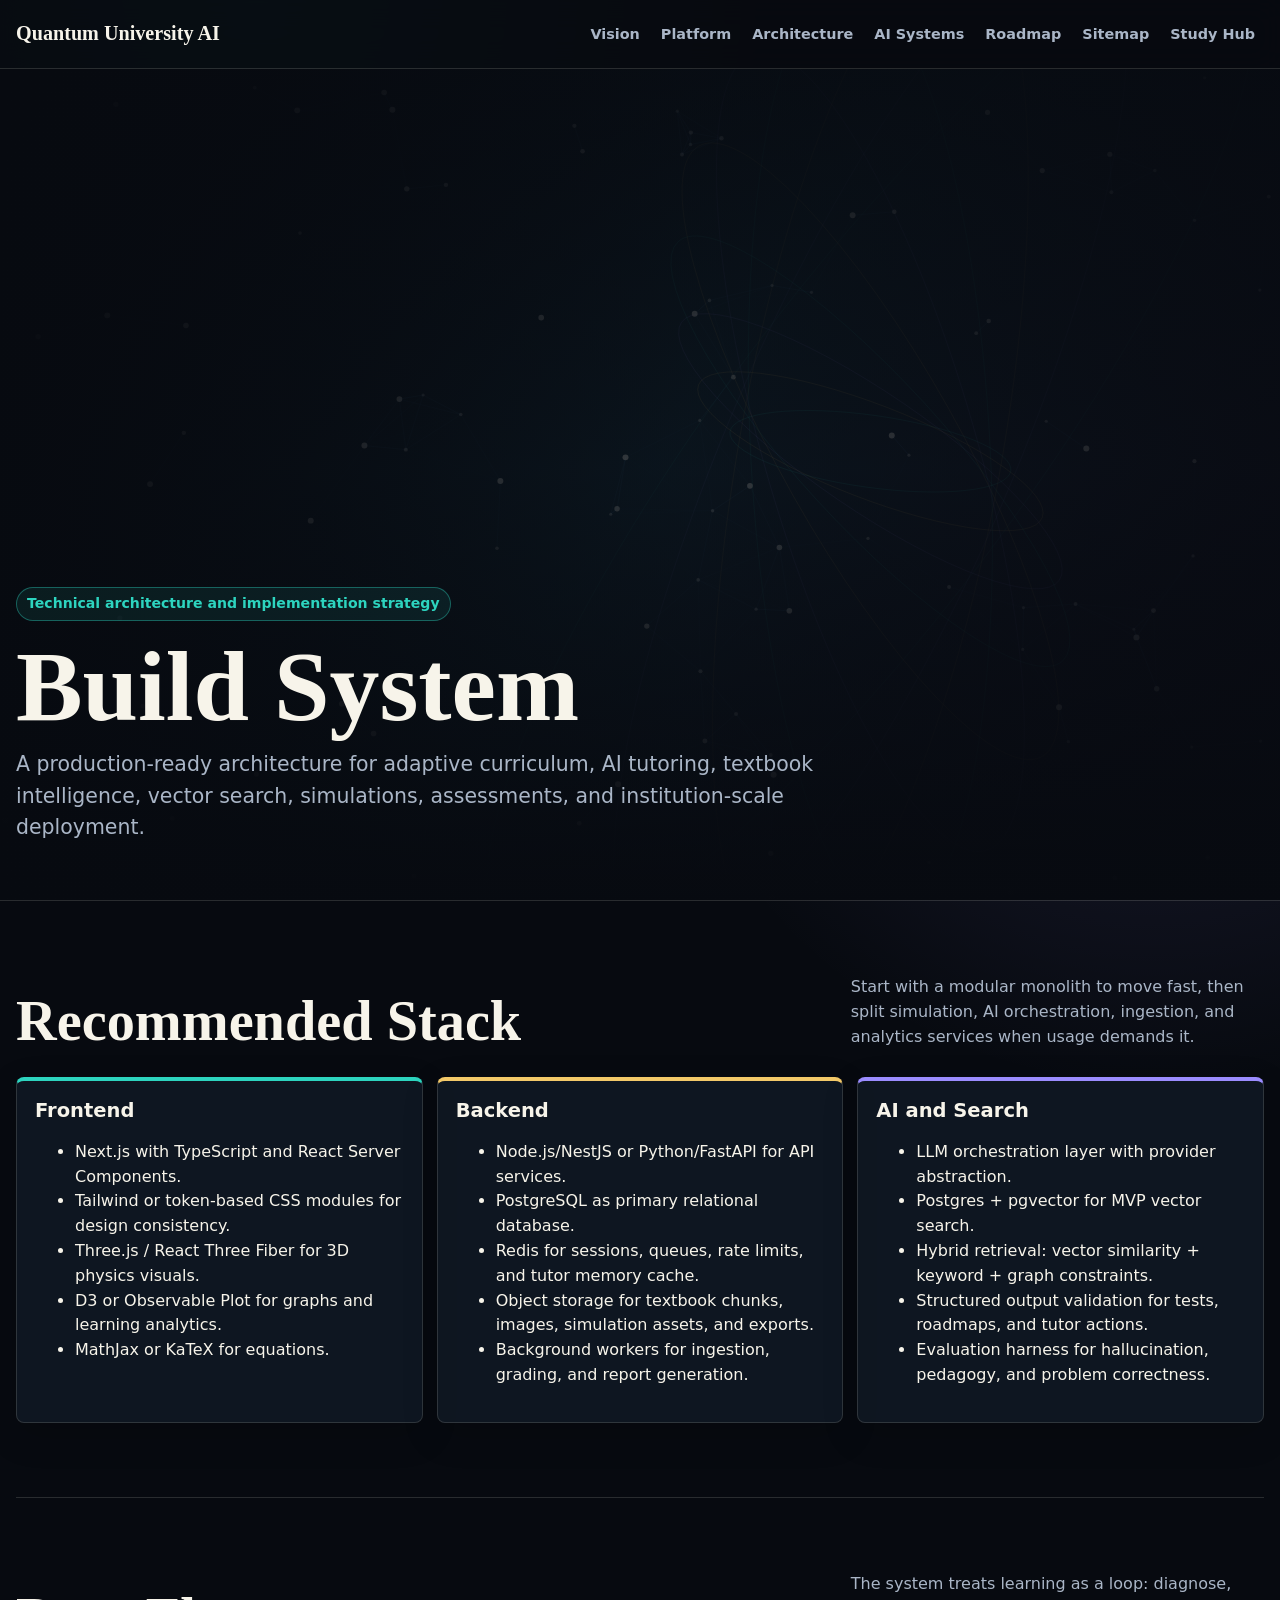
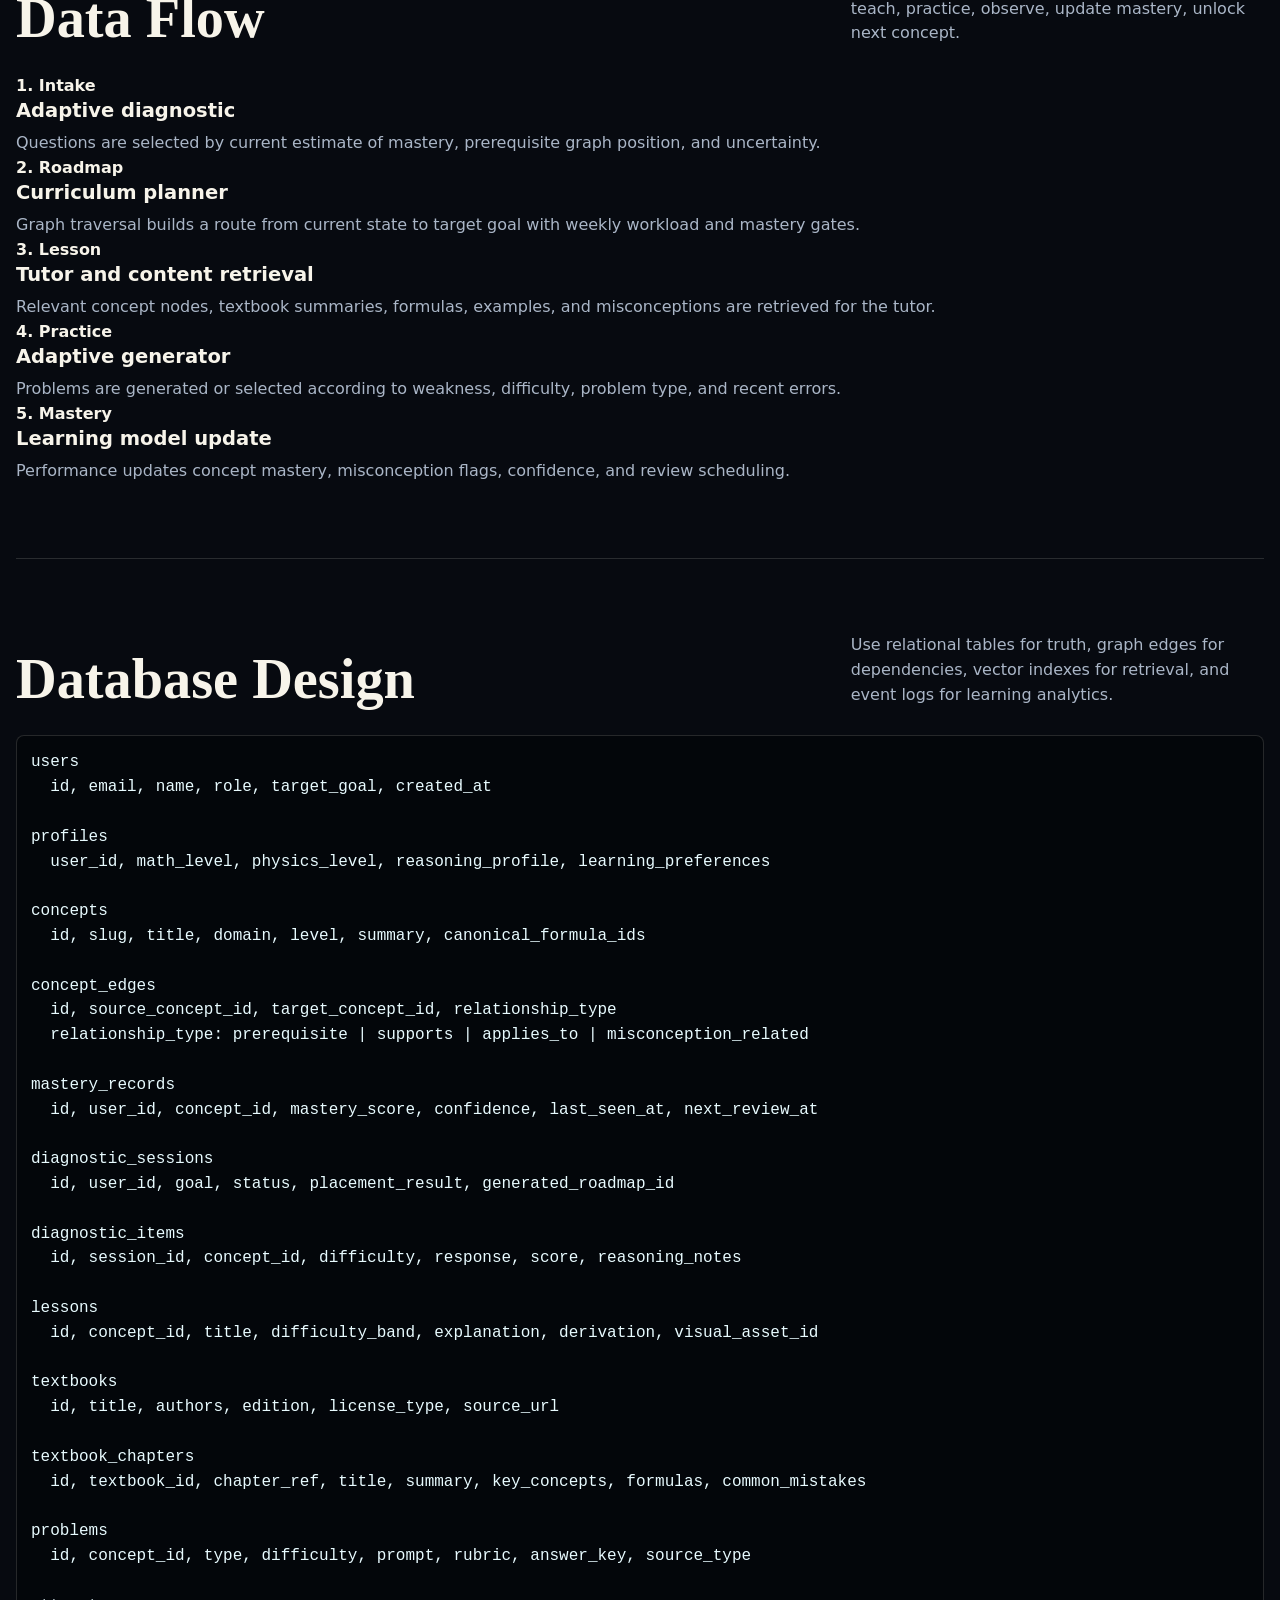
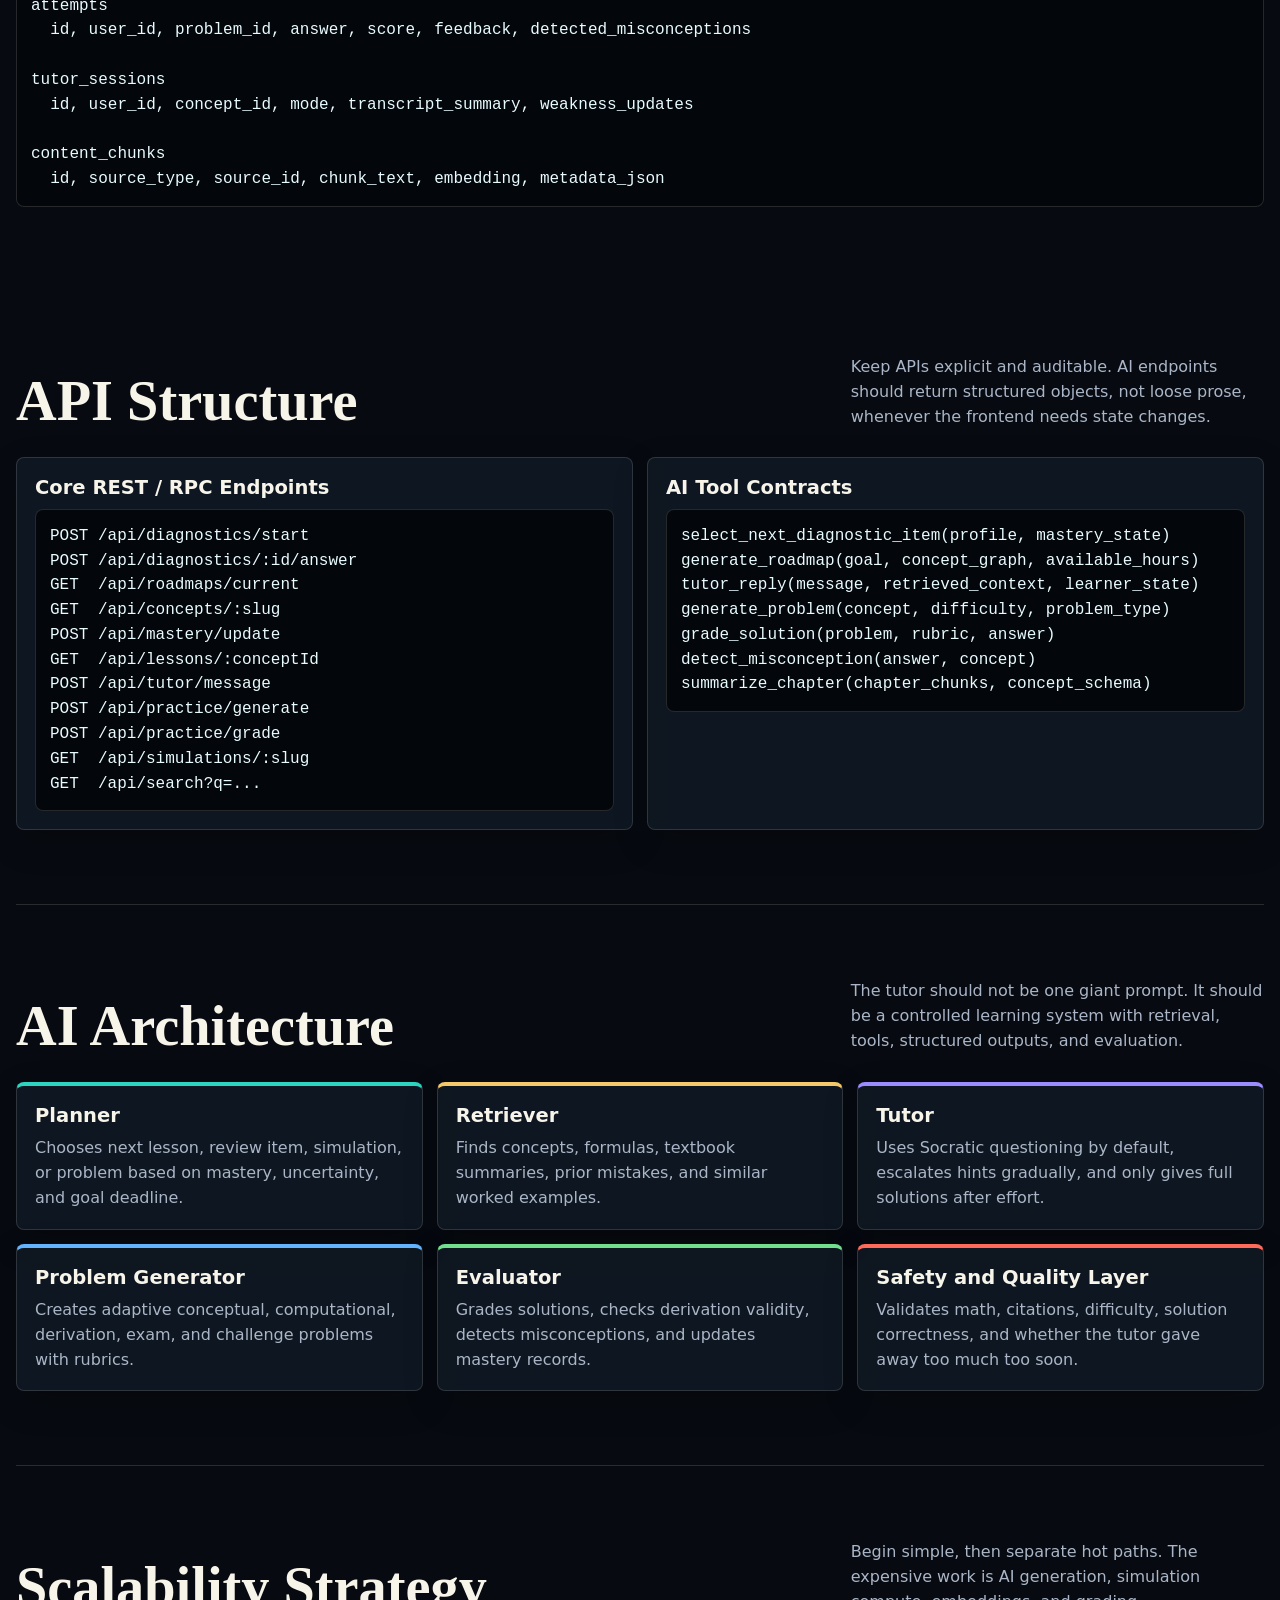
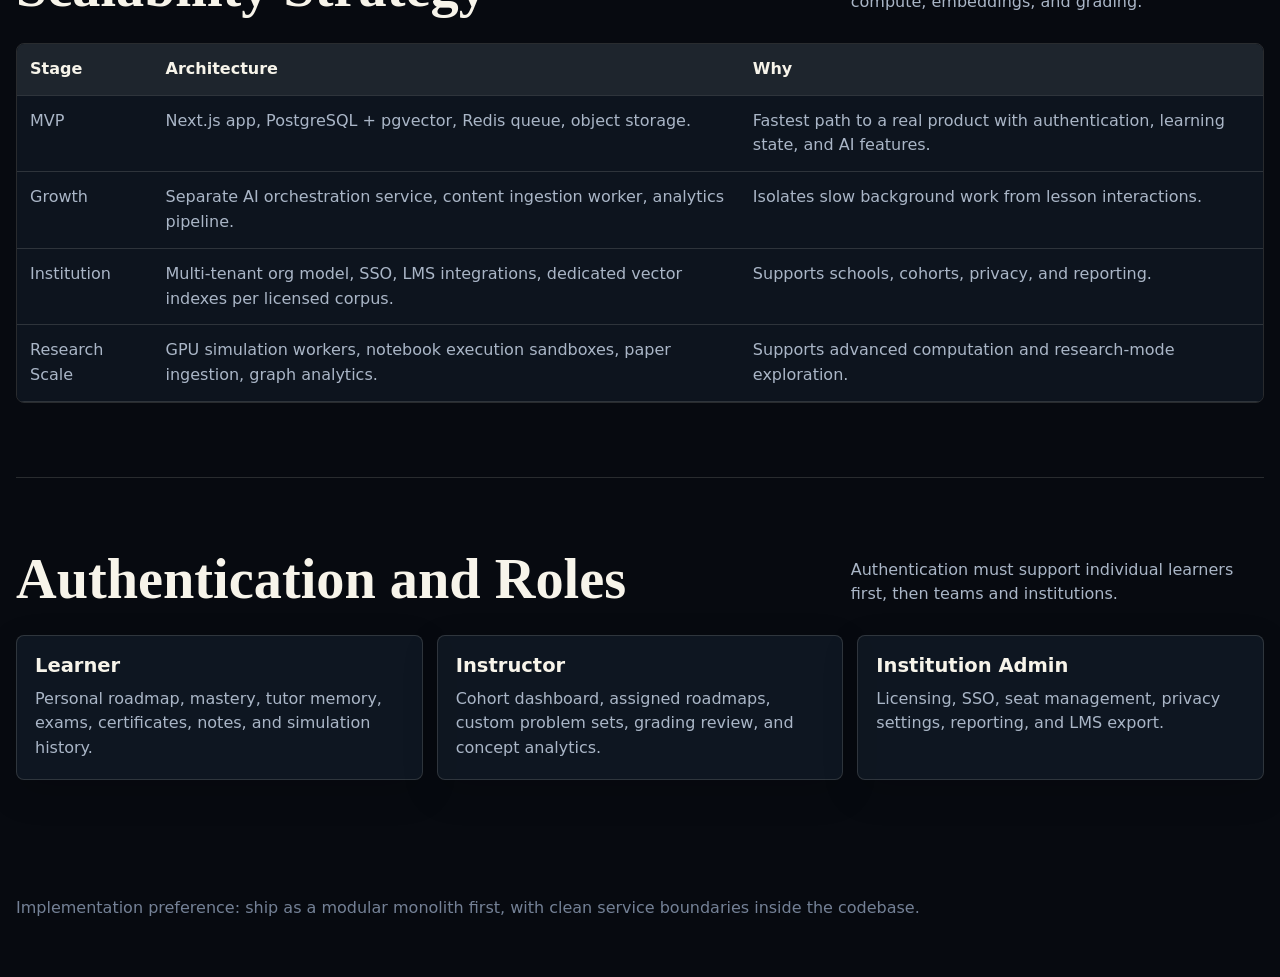
<file: architecture.html>
<!doctype html>
<html lang="en">
<head>
  <meta charset="utf-8">
  <meta name="viewport" content="width=device-width, initial-scale=1">
  <title>Technical Architecture | Quantum University AI</title>
  <link rel="stylesheet" href="assets/styles.css">
</head>
<body>
  <header class="site-header">
    <nav class="nav" aria-label="Main navigation">
      <a class="brand" href="index.html">Quantum University AI</a>
      <div class="nav-links">
        <a href="index.html">Vision</a>
        <a href="platform.html">Platform</a>
        <a class="active" href="architecture.html">Architecture</a>
        <a href="intelligence.html">AI Systems</a>
        <a href="roadmap.html">Roadmap</a>
        <a href="sitemap.html">Sitemap</a>
        <a href="quantum-curriculum.html">Study Hub</a>
      </div>
    </nav>
  </header>

  <main>
    <section class="hero small">
      <canvas class="field-canvas" aria-hidden="true"></canvas>
      <div class="hero-content">
        <span class="eyebrow">Technical architecture and implementation strategy</span>
        <h1>Build System</h1>
        <p class="hero-copy">A production-ready architecture for adaptive curriculum, AI tutoring, textbook intelligence, vector search, simulations, assessments, and institution-scale deployment.</p>
      </div>
    </section>

    <section class="section" id="stack">
      <div class="section-head">
        <h2>Recommended Stack</h2>
        <p>Start with a modular monolith to move fast, then split simulation, AI orchestration, ingestion, and analytics services when usage demands it.</p>
      </div>
      <div class="grid three">
        <article class="card accent-teal">
          <h3>Frontend</h3>
          <ul class="feature-list">
            <li>Next.js with TypeScript and React Server Components.</li>
            <li>Tailwind or token-based CSS modules for design consistency.</li>
            <li>Three.js / React Three Fiber for 3D physics visuals.</li>
            <li>D3 or Observable Plot for graphs and learning analytics.</li>
            <li>MathJax or KaTeX for equations.</li>
          </ul>
        </article>
        <article class="card accent-gold">
          <h3>Backend</h3>
          <ul class="feature-list">
            <li>Node.js/NestJS or Python/FastAPI for API services.</li>
            <li>PostgreSQL as primary relational database.</li>
            <li>Redis for sessions, queues, rate limits, and tutor memory cache.</li>
            <li>Object storage for textbook chunks, images, simulation assets, and exports.</li>
            <li>Background workers for ingestion, grading, and report generation.</li>
          </ul>
        </article>
        <article class="card accent-violet">
          <h3>AI and Search</h3>
          <ul class="feature-list">
            <li>LLM orchestration layer with provider abstraction.</li>
            <li>Postgres + pgvector for MVP vector search.</li>
            <li>Hybrid retrieval: vector similarity + keyword + graph constraints.</li>
            <li>Structured output validation for tests, roadmaps, and tutor actions.</li>
            <li>Evaluation harness for hallucination, pedagogy, and problem correctness.</li>
          </ul>
        </article>
      </div>
    </section>

    <section class="section" id="data-flow">
      <div class="section-head">
        <h2>Data Flow</h2>
        <p>The system treats learning as a loop: diagnose, teach, practice, observe, update mastery, unlock next concept.</p>
      </div>
      <div class="timeline">
        <div class="timeline-item">
          <strong>1. Intake</strong>
          <div><h3>Adaptive diagnostic</h3><p>Questions are selected by current estimate of mastery, prerequisite graph position, and uncertainty.</p></div>
        </div>
        <div class="timeline-item">
          <strong>2. Roadmap</strong>
          <div><h3>Curriculum planner</h3><p>Graph traversal builds a route from current state to target goal with weekly workload and mastery gates.</p></div>
        </div>
        <div class="timeline-item">
          <strong>3. Lesson</strong>
          <div><h3>Tutor and content retrieval</h3><p>Relevant concept nodes, textbook summaries, formulas, examples, and misconceptions are retrieved for the tutor.</p></div>
        </div>
        <div class="timeline-item">
          <strong>4. Practice</strong>
          <div><h3>Adaptive generator</h3><p>Problems are generated or selected according to weakness, difficulty, problem type, and recent errors.</p></div>
        </div>
        <div class="timeline-item">
          <strong>5. Mastery</strong>
          <div><h3>Learning model update</h3><p>Performance updates concept mastery, misconception flags, confidence, and review scheduling.</p></div>
        </div>
      </div>
    </section>

    <div class="panel-band">
      <section class="section" id="database">
        <div class="section-head">
          <h2>Database Design</h2>
          <p>Use relational tables for truth, graph edges for dependencies, vector indexes for retrieval, and event logs for learning analytics.</p>
        </div>
        <div class="schema">
          <pre><code>users
  id, email, name, role, target_goal, created_at

profiles
  user_id, math_level, physics_level, reasoning_profile, learning_preferences

concepts
  id, slug, title, domain, level, summary, canonical_formula_ids

concept_edges
  id, source_concept_id, target_concept_id, relationship_type
  relationship_type: prerequisite | supports | applies_to | misconception_related

mastery_records
  id, user_id, concept_id, mastery_score, confidence, last_seen_at, next_review_at

diagnostic_sessions
  id, user_id, goal, status, placement_result, generated_roadmap_id

diagnostic_items
  id, session_id, concept_id, difficulty, response, score, reasoning_notes

lessons
  id, concept_id, title, difficulty_band, explanation, derivation, visual_asset_id

textbooks
  id, title, authors, edition, license_type, source_url

textbook_chapters
  id, textbook_id, chapter_ref, title, summary, key_concepts, formulas, common_mistakes

problems
  id, concept_id, type, difficulty, prompt, rubric, answer_key, source_type

attempts
  id, user_id, problem_id, answer, score, feedback, detected_misconceptions

tutor_sessions
  id, user_id, concept_id, mode, transcript_summary, weakness_updates

content_chunks
  id, source_type, source_id, chunk_text, embedding, metadata_json</code></pre>
        </div>
      </section>
    </div>

    <section class="section" id="api">
      <div class="section-head">
        <h2>API Structure</h2>
        <p>Keep APIs explicit and auditable. AI endpoints should return structured objects, not loose prose, whenever the frontend needs state changes.</p>
      </div>
      <div class="grid two">
        <article class="card">
          <h3>Core REST / RPC Endpoints</h3>
          <pre><code>POST /api/diagnostics/start
POST /api/diagnostics/:id/answer
GET  /api/roadmaps/current
GET  /api/concepts/:slug
POST /api/mastery/update
GET  /api/lessons/:conceptId
POST /api/tutor/message
POST /api/practice/generate
POST /api/practice/grade
GET  /api/simulations/:slug
GET  /api/search?q=...</code></pre>
        </article>
        <article class="card">
          <h3>AI Tool Contracts</h3>
          <pre><code>select_next_diagnostic_item(profile, mastery_state)
generate_roadmap(goal, concept_graph, available_hours)
tutor_reply(message, retrieved_context, learner_state)
generate_problem(concept, difficulty, problem_type)
grade_solution(problem, rubric, answer)
detect_misconception(answer, concept)
summarize_chapter(chapter_chunks, concept_schema)</code></pre>
        </article>
      </div>
    </section>

    <section class="section" id="ai-architecture">
      <div class="section-head">
        <h2>AI Architecture</h2>
        <p>The tutor should not be one giant prompt. It should be a controlled learning system with retrieval, tools, structured outputs, and evaluation.</p>
      </div>
      <div class="grid three">
        <article class="card accent-teal">
          <h3>Planner</h3>
          <p>Chooses next lesson, review item, simulation, or problem based on mastery, uncertainty, and goal deadline.</p>
        </article>
        <article class="card accent-gold">
          <h3>Retriever</h3>
          <p>Finds concepts, formulas, textbook summaries, prior mistakes, and similar worked examples.</p>
        </article>
        <article class="card accent-violet">
          <h3>Tutor</h3>
          <p>Uses Socratic questioning by default, escalates hints gradually, and only gives full solutions after effort.</p>
        </article>
        <article class="card accent-blue">
          <h3>Problem Generator</h3>
          <p>Creates adaptive conceptual, computational, derivation, exam, and challenge problems with rubrics.</p>
        </article>
        <article class="card accent-green">
          <h3>Evaluator</h3>
          <p>Grades solutions, checks derivation validity, detects misconceptions, and updates mastery records.</p>
        </article>
        <article class="card accent-red">
          <h3>Safety and Quality Layer</h3>
          <p>Validates math, citations, difficulty, solution correctness, and whether the tutor gave away too much too soon.</p>
        </article>
      </div>
    </section>

    <section class="section" id="scale">
      <div class="section-head">
        <h2>Scalability Strategy</h2>
        <p>Begin simple, then separate hot paths. The expensive work is AI generation, simulation compute, embeddings, and grading.</p>
      </div>
      <div class="table-wrap">
        <table>
          <thead><tr><th>Stage</th><th>Architecture</th><th>Why</th></tr></thead>
          <tbody>
            <tr><td>MVP</td><td>Next.js app, PostgreSQL + pgvector, Redis queue, object storage.</td><td>Fastest path to a real product with authentication, learning state, and AI features.</td></tr>
            <tr><td>Growth</td><td>Separate AI orchestration service, content ingestion worker, analytics pipeline.</td><td>Isolates slow background work from lesson interactions.</td></tr>
            <tr><td>Institution</td><td>Multi-tenant org model, SSO, LMS integrations, dedicated vector indexes per licensed corpus.</td><td>Supports schools, cohorts, privacy, and reporting.</td></tr>
            <tr><td>Research Scale</td><td>GPU simulation workers, notebook execution sandboxes, paper ingestion, graph analytics.</td><td>Supports advanced computation and research-mode exploration.</td></tr>
          </tbody>
        </table>
      </div>
    </section>

    <section class="section" id="auth">
      <div class="section-head">
        <h2>Authentication and Roles</h2>
        <p>Authentication must support individual learners first, then teams and institutions.</p>
      </div>
      <div class="grid three">
        <article class="card"><h3>Learner</h3><p>Personal roadmap, mastery, tutor memory, exams, certificates, notes, and simulation history.</p></article>
        <article class="card"><h3>Instructor</h3><p>Cohort dashboard, assigned roadmaps, custom problem sets, grading review, and concept analytics.</p></article>
        <article class="card"><h3>Institution Admin</h3><p>Licensing, SSO, seat management, privacy settings, reporting, and LMS export.</p></article>
      </div>
    </section>
  </main>

  <footer class="footer">
    Implementation preference: ship as a modular monolith first, with clean service boundaries inside the codebase.
  </footer>
  <script src="assets/app.js"></script>
</body>
</html>
</file>
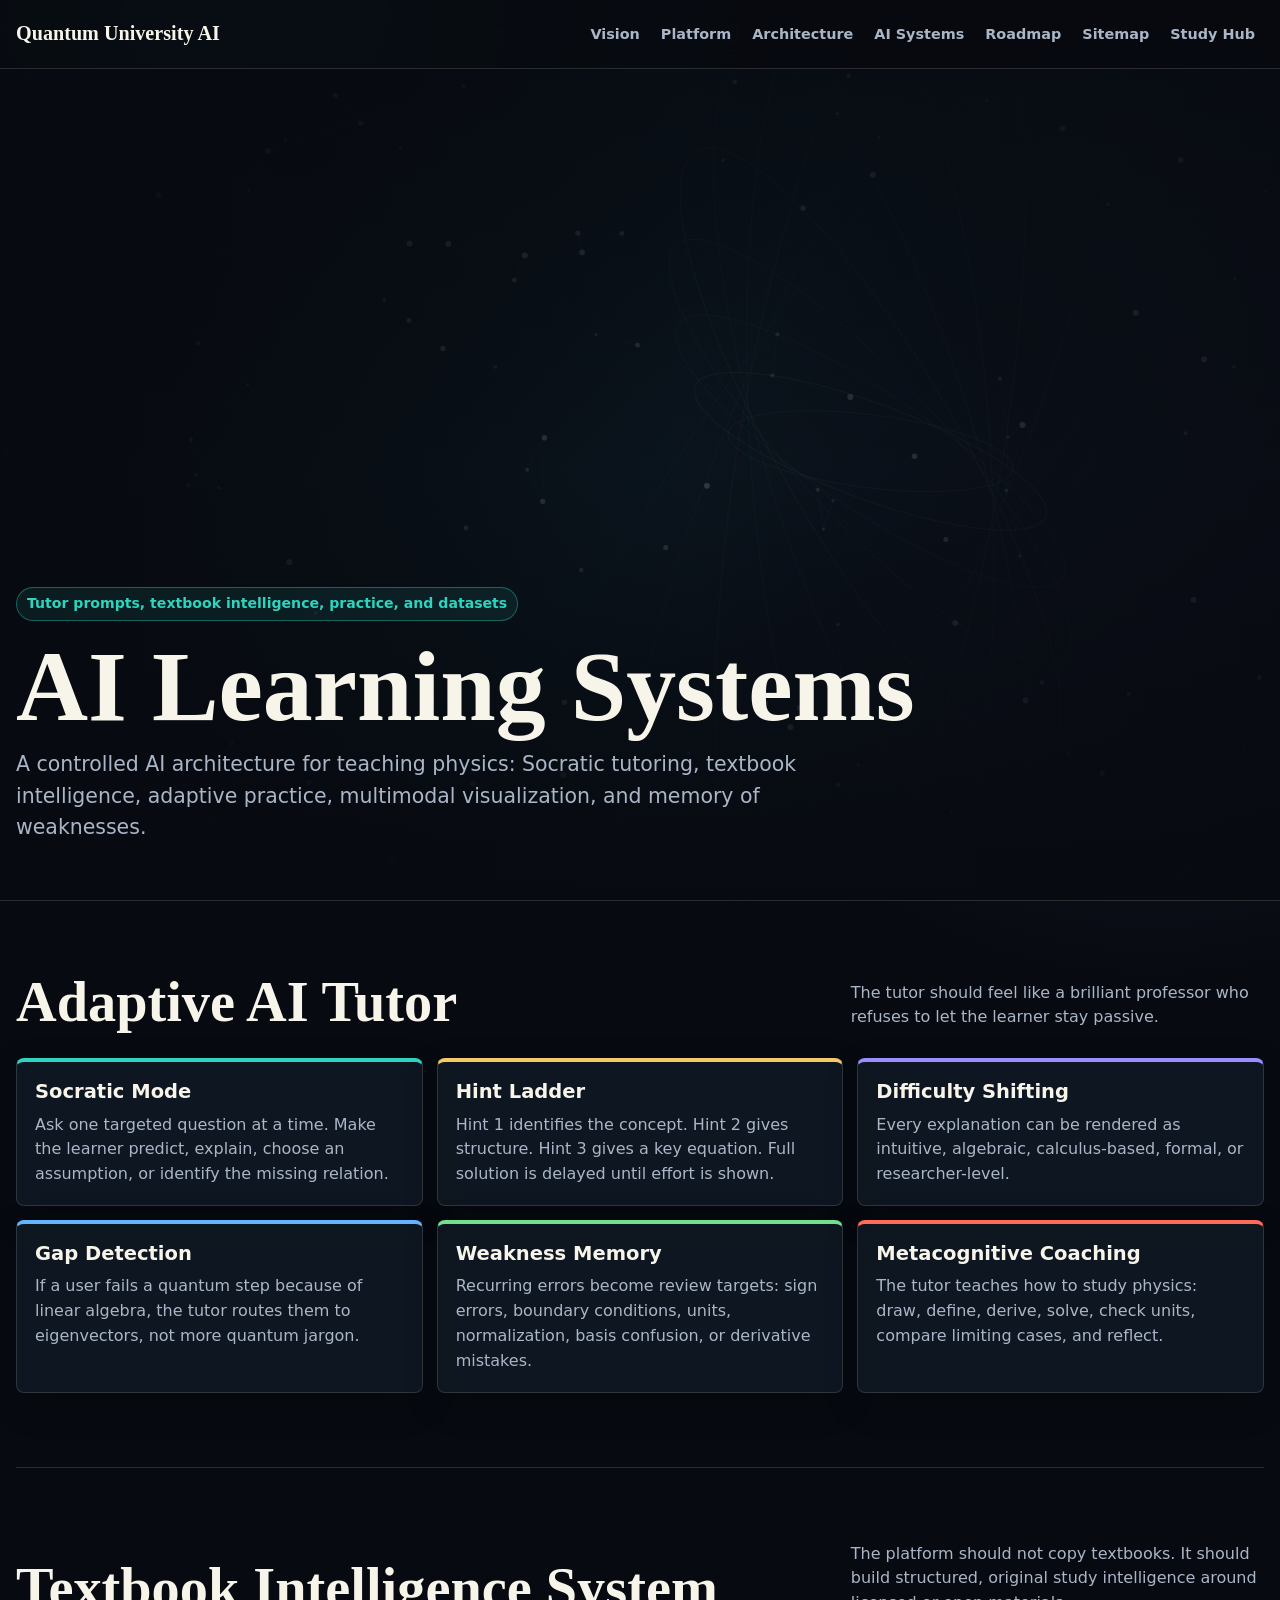
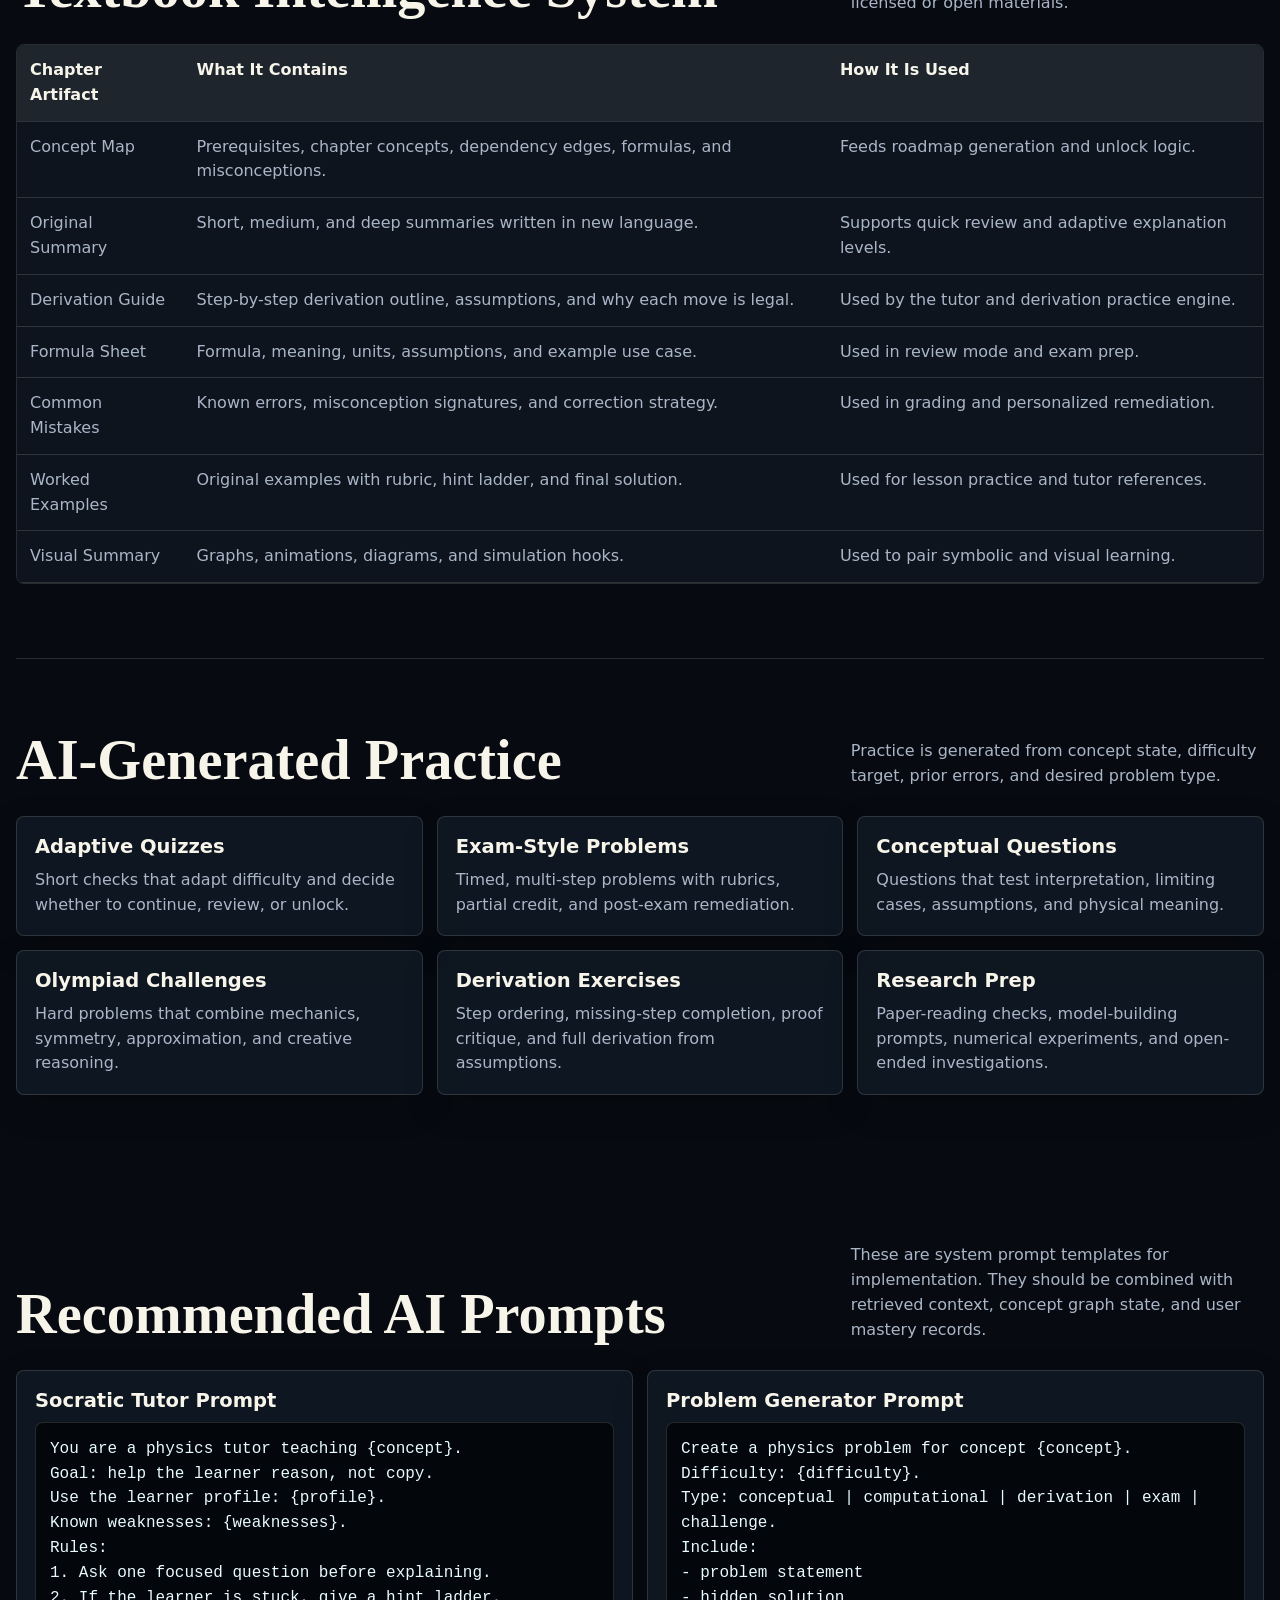
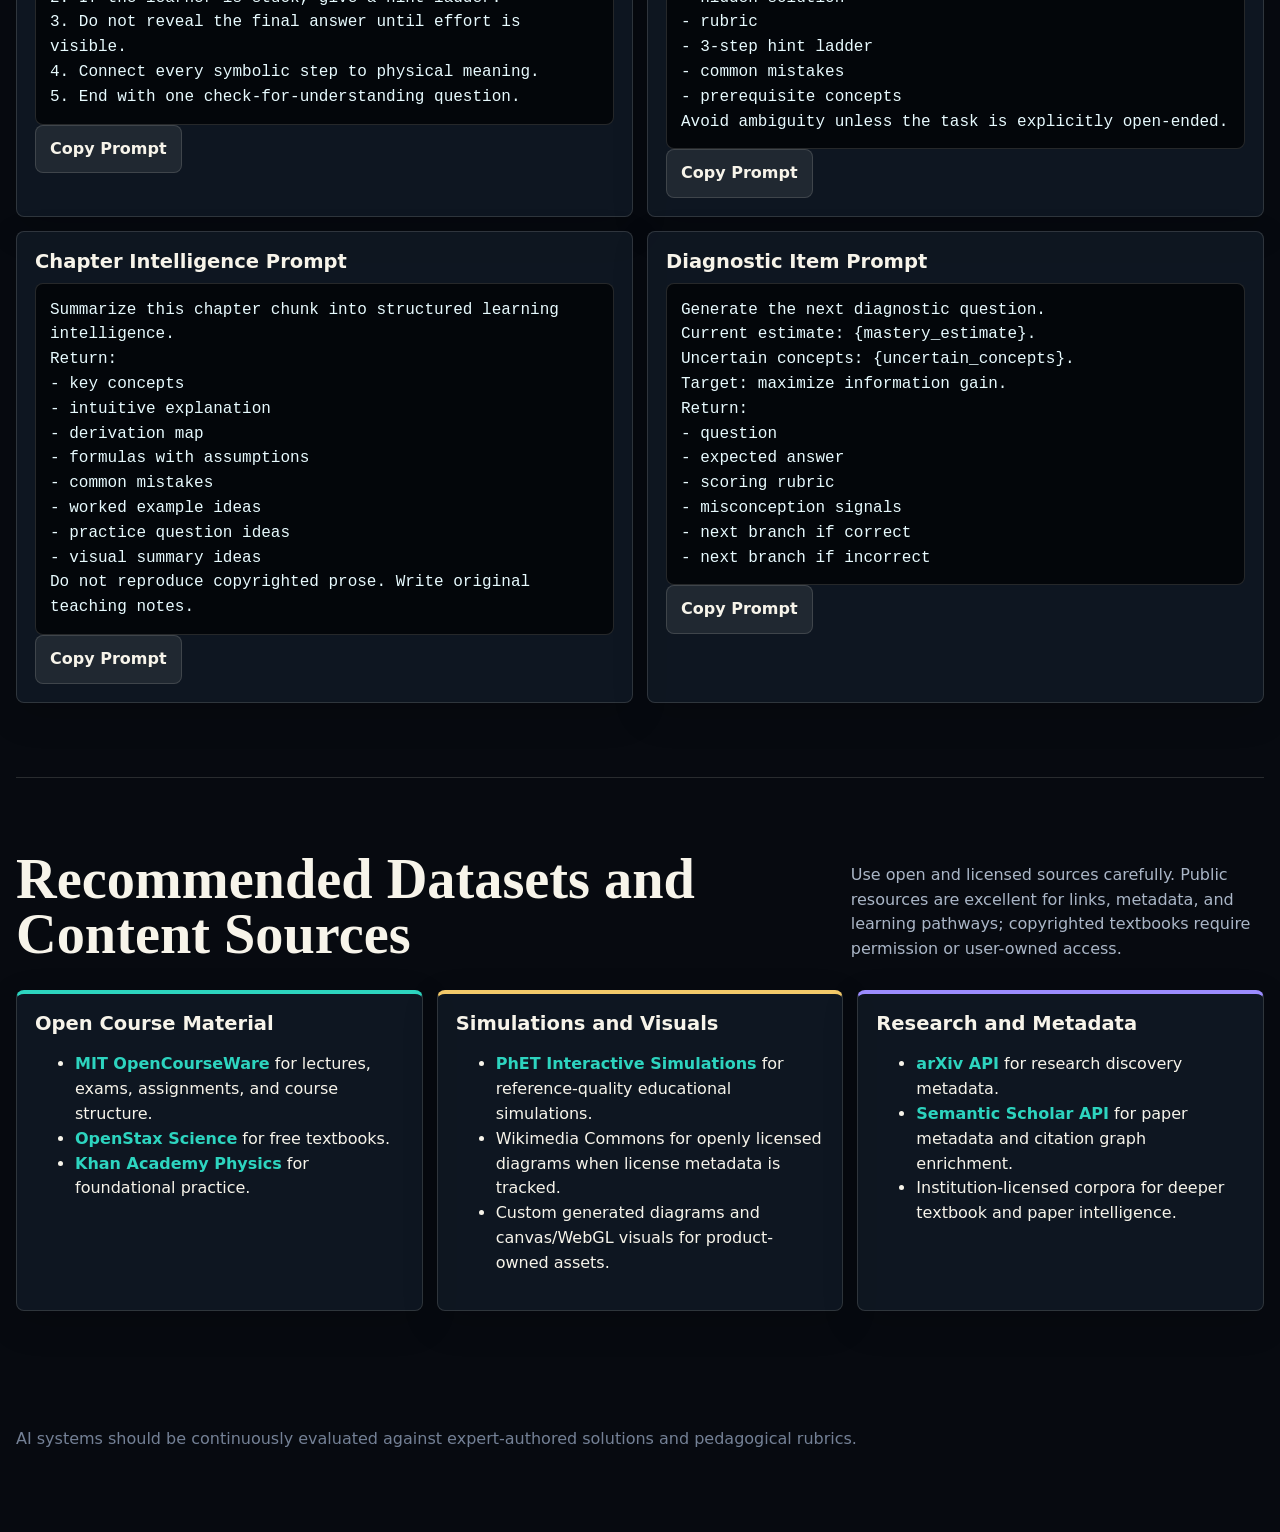
<file: intelligence.html>
<!doctype html>
<html lang="en">
<head>
  <meta charset="utf-8">
  <meta name="viewport" content="width=device-width, initial-scale=1">
  <title>AI Learning Systems | Quantum University AI</title>
  <link rel="stylesheet" href="assets/styles.css">
</head>
<body>
  <header class="site-header">
    <nav class="nav" aria-label="Main navigation">
      <a class="brand" href="index.html">Quantum University AI</a>
      <div class="nav-links">
        <a href="index.html">Vision</a>
        <a href="platform.html">Platform</a>
        <a href="architecture.html">Architecture</a>
        <a class="active" href="intelligence.html">AI Systems</a>
        <a href="roadmap.html">Roadmap</a>
        <a href="sitemap.html">Sitemap</a>
        <a href="quantum-curriculum.html">Study Hub</a>
      </div>
    </nav>
  </header>

  <main>
    <section class="hero small">
      <canvas class="field-canvas" aria-hidden="true"></canvas>
      <div class="hero-content">
        <span class="eyebrow">Tutor prompts, textbook intelligence, practice, and datasets</span>
        <h1>AI Learning Systems</h1>
        <p class="hero-copy">A controlled AI architecture for teaching physics: Socratic tutoring, textbook intelligence, adaptive practice, multimodal visualization, and memory of weaknesses.</p>
      </div>
    </section>

    <section class="section" id="tutor">
      <div class="section-head">
        <h2>Adaptive AI Tutor</h2>
        <p>The tutor should feel like a brilliant professor who refuses to let the learner stay passive.</p>
      </div>
      <div class="grid three">
        <article class="card accent-teal">
          <h3>Socratic Mode</h3>
          <p>Ask one targeted question at a time. Make the learner predict, explain, choose an assumption, or identify the missing relation.</p>
        </article>
        <article class="card accent-gold">
          <h3>Hint Ladder</h3>
          <p>Hint 1 identifies the concept. Hint 2 gives structure. Hint 3 gives a key equation. Full solution is delayed until effort is shown.</p>
        </article>
        <article class="card accent-violet">
          <h3>Difficulty Shifting</h3>
          <p>Every explanation can be rendered as intuitive, algebraic, calculus-based, formal, or researcher-level.</p>
        </article>
        <article class="card accent-blue">
          <h3>Gap Detection</h3>
          <p>If a user fails a quantum step because of linear algebra, the tutor routes them to eigenvectors, not more quantum jargon.</p>
        </article>
        <article class="card accent-green">
          <h3>Weakness Memory</h3>
          <p>Recurring errors become review targets: sign errors, boundary conditions, units, normalization, basis confusion, or derivative mistakes.</p>
        </article>
        <article class="card accent-red">
          <h3>Metacognitive Coaching</h3>
          <p>The tutor teaches how to study physics: draw, define, derive, solve, check units, compare limiting cases, and reflect.</p>
        </article>
      </div>
    </section>

    <section class="section" id="textbook">
      <div class="section-head">
        <h2>Textbook Intelligence System</h2>
        <p>The platform should not copy textbooks. It should build structured, original study intelligence around licensed or open materials.</p>
      </div>
      <div class="table-wrap">
        <table>
          <thead>
            <tr><th>Chapter Artifact</th><th>What It Contains</th><th>How It Is Used</th></tr>
          </thead>
          <tbody>
            <tr><td>Concept Map</td><td>Prerequisites, chapter concepts, dependency edges, formulas, and misconceptions.</td><td>Feeds roadmap generation and unlock logic.</td></tr>
            <tr><td>Original Summary</td><td>Short, medium, and deep summaries written in new language.</td><td>Supports quick review and adaptive explanation levels.</td></tr>
            <tr><td>Derivation Guide</td><td>Step-by-step derivation outline, assumptions, and why each move is legal.</td><td>Used by the tutor and derivation practice engine.</td></tr>
            <tr><td>Formula Sheet</td><td>Formula, meaning, units, assumptions, and example use case.</td><td>Used in review mode and exam prep.</td></tr>
            <tr><td>Common Mistakes</td><td>Known errors, misconception signatures, and correction strategy.</td><td>Used in grading and personalized remediation.</td></tr>
            <tr><td>Worked Examples</td><td>Original examples with rubric, hint ladder, and final solution.</td><td>Used for lesson practice and tutor references.</td></tr>
            <tr><td>Visual Summary</td><td>Graphs, animations, diagrams, and simulation hooks.</td><td>Used to pair symbolic and visual learning.</td></tr>
          </tbody>
        </table>
      </div>
    </section>

    <div class="panel-band">
      <section class="section" id="practice">
        <div class="section-head">
          <h2>AI-Generated Practice</h2>
          <p>Practice is generated from concept state, difficulty target, prior errors, and desired problem type.</p>
        </div>
        <div class="grid three">
          <article class="card">
            <h3>Adaptive Quizzes</h3>
            <p>Short checks that adapt difficulty and decide whether to continue, review, or unlock.</p>
          </article>
          <article class="card">
            <h3>Exam-Style Problems</h3>
            <p>Timed, multi-step problems with rubrics, partial credit, and post-exam remediation.</p>
          </article>
          <article class="card">
            <h3>Conceptual Questions</h3>
            <p>Questions that test interpretation, limiting cases, assumptions, and physical meaning.</p>
          </article>
          <article class="card">
            <h3>Olympiad Challenges</h3>
            <p>Hard problems that combine mechanics, symmetry, approximation, and creative reasoning.</p>
          </article>
          <article class="card">
            <h3>Derivation Exercises</h3>
            <p>Step ordering, missing-step completion, proof critique, and full derivation from assumptions.</p>
          </article>
          <article class="card">
            <h3>Research Prep</h3>
            <p>Paper-reading checks, model-building prompts, numerical experiments, and open-ended investigations.</p>
          </article>
        </div>
      </section>
    </div>

    <section class="section" id="prompts">
      <div class="section-head">
        <h2>Recommended AI Prompts</h2>
        <p>These are system prompt templates for implementation. They should be combined with retrieved context, concept graph state, and user mastery records.</p>
      </div>
      <div class="grid two">
        <article class="card">
          <h3>Socratic Tutor Prompt</h3>
          <pre id="promptTutor"><code>You are a physics tutor teaching {concept}.
Goal: help the learner reason, not copy.
Use the learner profile: {profile}.
Known weaknesses: {weaknesses}.
Rules:
1. Ask one focused question before explaining.
2. If the learner is stuck, give a hint ladder.
3. Do not reveal the final answer until effort is visible.
4. Connect every symbolic step to physical meaning.
5. End with one check-for-understanding question.</code></pre>
          <button class="button secondary" data-copy="#promptTutor" type="button">Copy Prompt</button>
        </article>
        <article class="card">
          <h3>Problem Generator Prompt</h3>
          <pre id="promptProblem"><code>Create a physics problem for concept {concept}.
Difficulty: {difficulty}.
Type: conceptual | computational | derivation | exam | challenge.
Include:
- problem statement
- hidden solution
- rubric
- 3-step hint ladder
- common mistakes
- prerequisite concepts
Avoid ambiguity unless the task is explicitly open-ended.</code></pre>
          <button class="button secondary" data-copy="#promptProblem" type="button">Copy Prompt</button>
        </article>
        <article class="card">
          <h3>Chapter Intelligence Prompt</h3>
          <pre id="promptChapter"><code>Summarize this chapter chunk into structured learning intelligence.
Return:
- key concepts
- intuitive explanation
- derivation map
- formulas with assumptions
- common mistakes
- worked example ideas
- practice question ideas
- visual summary ideas
Do not reproduce copyrighted prose. Write original teaching notes.</code></pre>
          <button class="button secondary" data-copy="#promptChapter" type="button">Copy Prompt</button>
        </article>
        <article class="card">
          <h3>Diagnostic Item Prompt</h3>
          <pre id="promptDiagnostic"><code>Generate the next diagnostic question.
Current estimate: {mastery_estimate}.
Uncertain concepts: {uncertain_concepts}.
Target: maximize information gain.
Return:
- question
- expected answer
- scoring rubric
- misconception signals
- next branch if correct
- next branch if incorrect</code></pre>
          <button class="button secondary" data-copy="#promptDiagnostic" type="button">Copy Prompt</button>
        </article>
      </div>
    </section>

    <section class="section" id="datasets">
      <div class="section-head">
        <h2>Recommended Datasets and Content Sources</h2>
        <p>Use open and licensed sources carefully. Public resources are excellent for links, metadata, and learning pathways; copyrighted textbooks require permission or user-owned access.</p>
      </div>
      <div class="grid three">
        <article class="card accent-teal">
          <h3>Open Course Material</h3>
          <ul class="feature-list">
            <li><a href="https://ocw.mit.edu/" target="_blank" rel="noreferrer">MIT OpenCourseWare</a> for lectures, exams, assignments, and course structure.</li>
            <li><a href="https://openstax.org/subjects/science" target="_blank" rel="noreferrer">OpenStax Science</a> for free textbooks.</li>
            <li><a href="https://www.khanacademy.org/science/physics" target="_blank" rel="noreferrer">Khan Academy Physics</a> for foundational practice.</li>
          </ul>
        </article>
        <article class="card accent-gold">
          <h3>Simulations and Visuals</h3>
          <ul class="feature-list">
            <li><a href="https://phet.colorado.edu/" target="_blank" rel="noreferrer">PhET Interactive Simulations</a> for reference-quality educational simulations.</li>
            <li>Wikimedia Commons for openly licensed diagrams when license metadata is tracked.</li>
            <li>Custom generated diagrams and canvas/WebGL visuals for product-owned assets.</li>
          </ul>
        </article>
        <article class="card accent-violet">
          <h3>Research and Metadata</h3>
          <ul class="feature-list">
            <li><a href="https://info.arxiv.org/help/api/index.html" target="_blank" rel="noreferrer">arXiv API</a> for research discovery metadata.</li>
            <li><a href="https://www.semanticscholar.org/product/api" target="_blank" rel="noreferrer">Semantic Scholar API</a> for paper metadata and citation graph enrichment.</li>
            <li>Institution-licensed corpora for deeper textbook and paper intelligence.</li>
          </ul>
        </article>
      </div>
    </section>
  </main>

  <footer class="footer">
    AI systems should be continuously evaluated against expert-authored solutions and pedagogical rubrics.
  </footer>
  <script src="assets/app.js"></script>
</body>
</html>
</file>
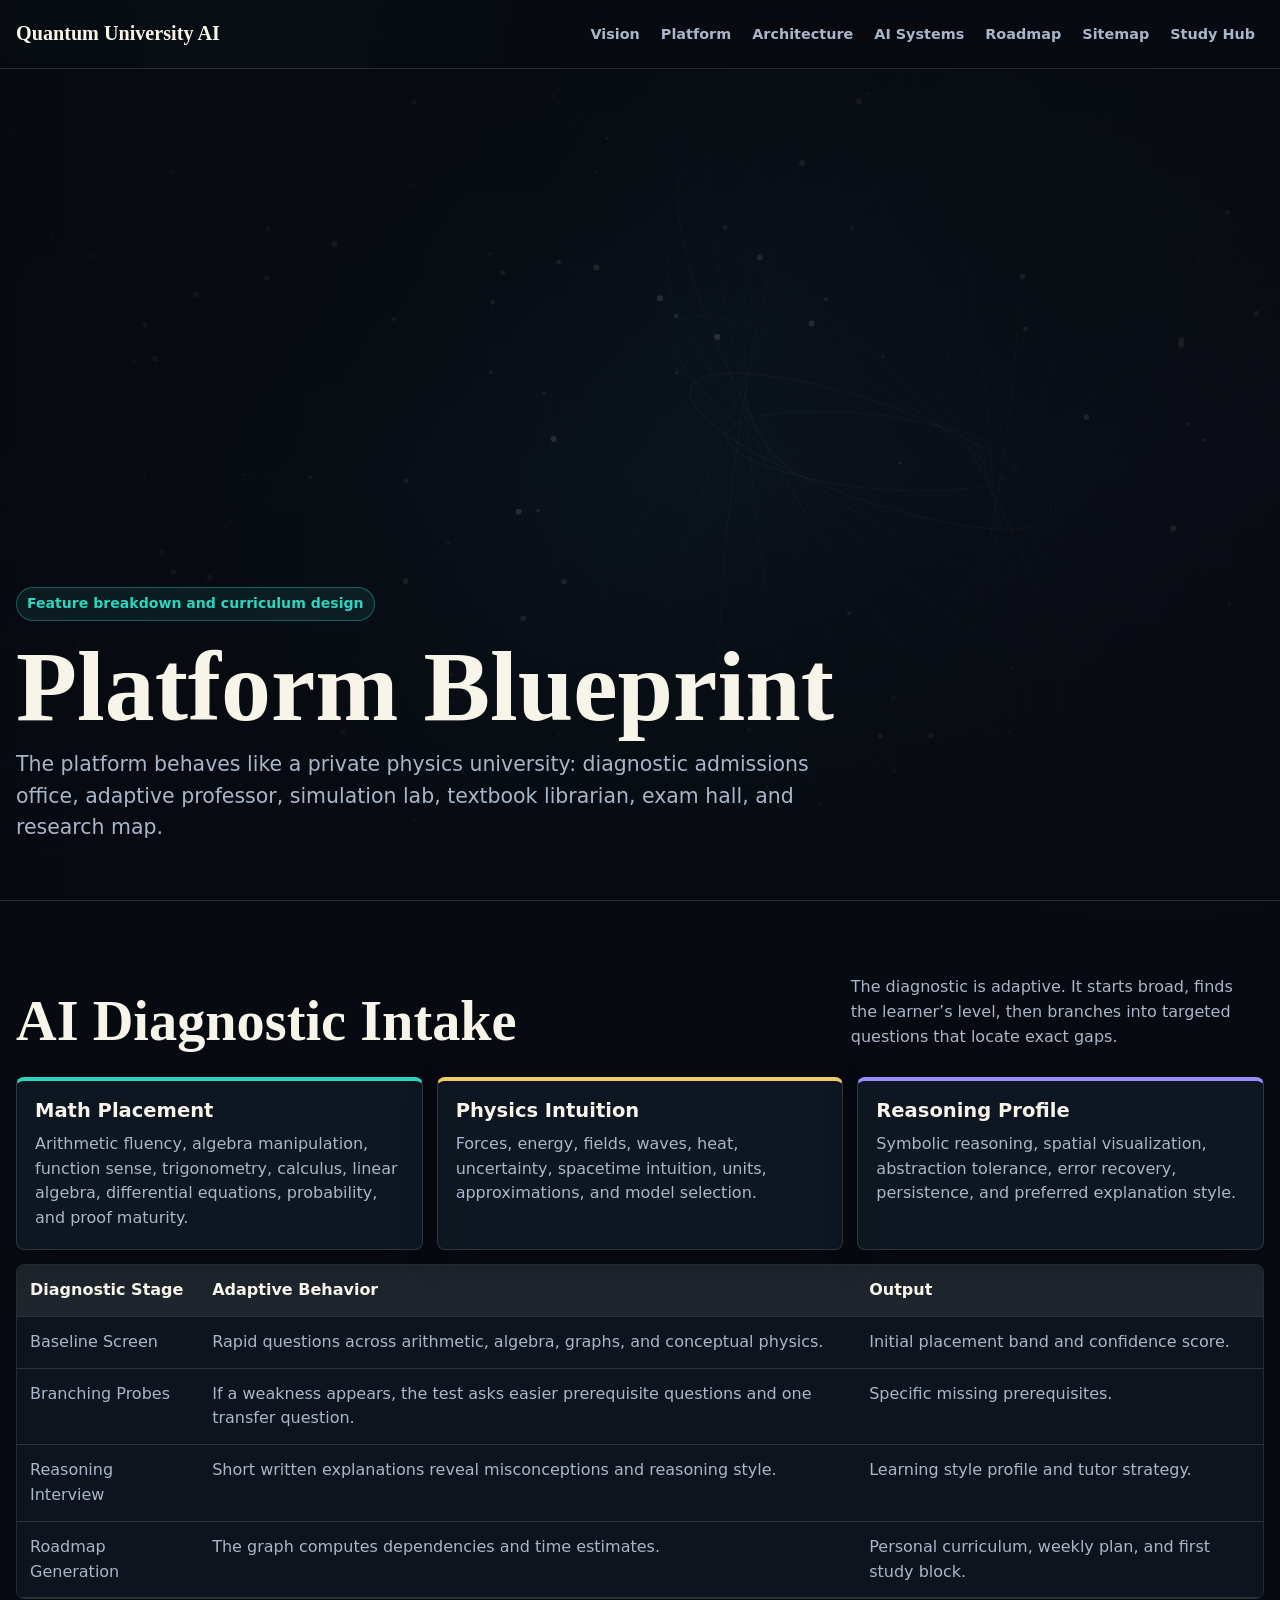
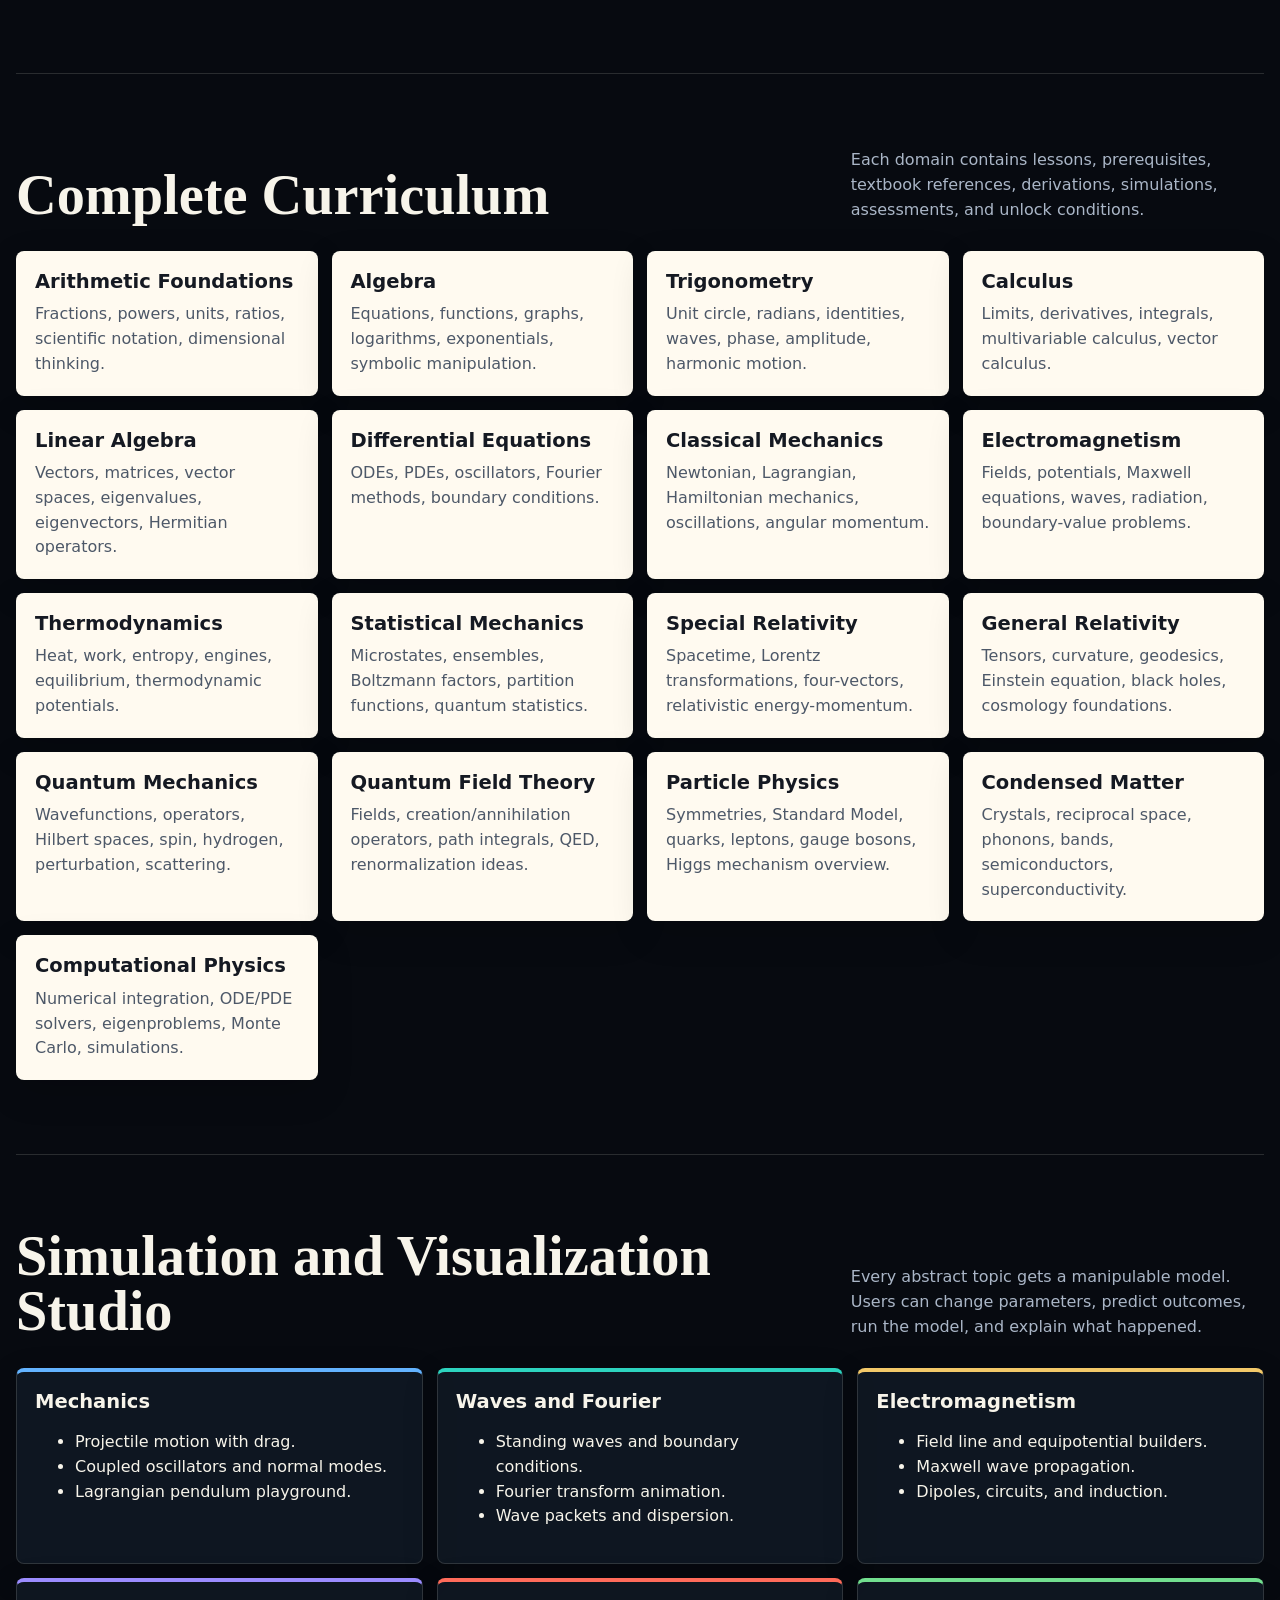
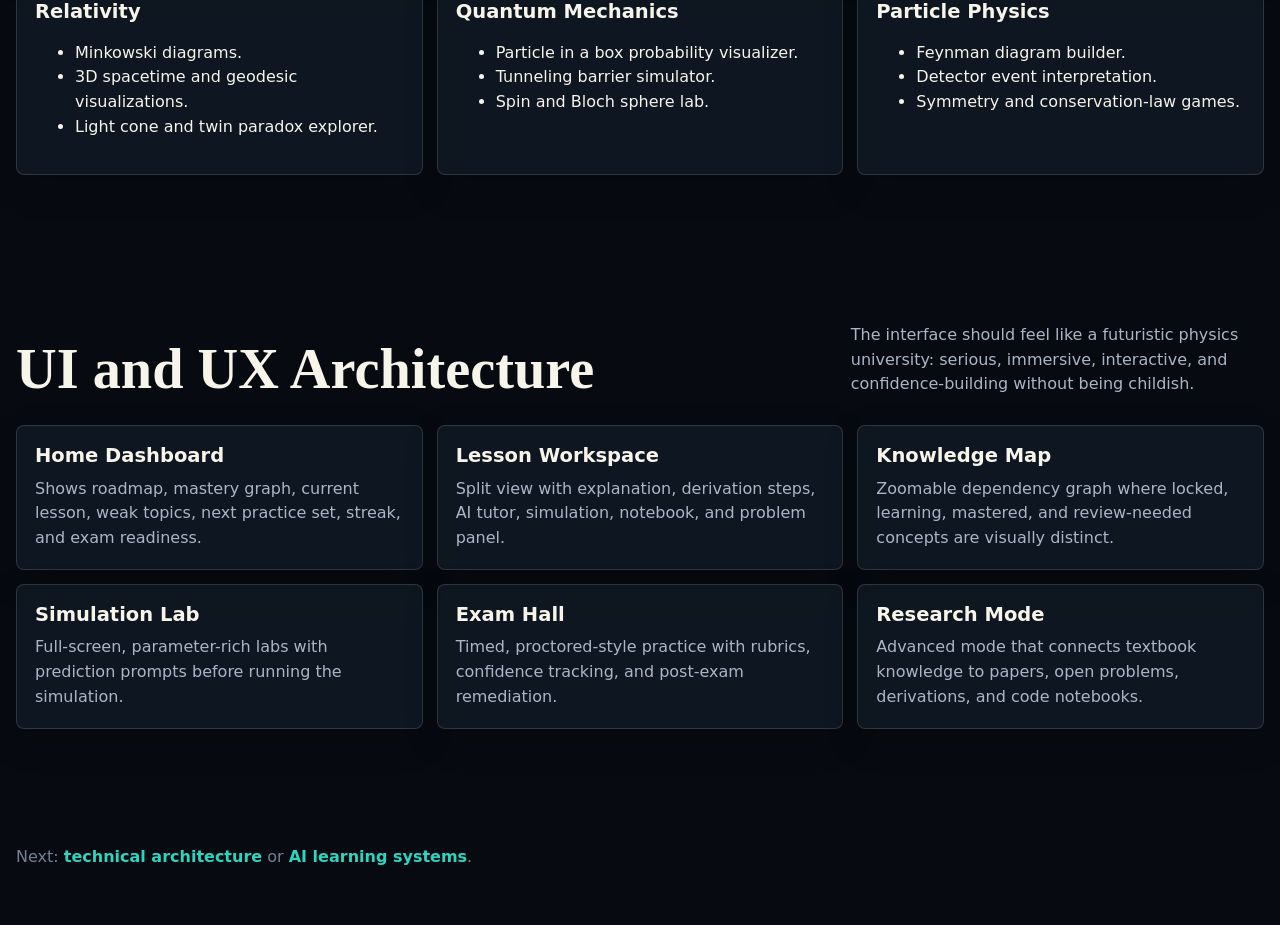
<file: platform.html>
<!doctype html>
<html lang="en">
<head>
  <meta charset="utf-8">
  <meta name="viewport" content="width=device-width, initial-scale=1">
  <title>Platform Design | Quantum University AI</title>
  <link rel="stylesheet" href="assets/styles.css">
</head>
<body>
  <header class="site-header">
    <nav class="nav" aria-label="Main navigation">
      <a class="brand" href="index.html">Quantum University AI</a>
      <div class="nav-links">
        <a href="index.html">Vision</a>
        <a class="active" href="platform.html">Platform</a>
        <a href="architecture.html">Architecture</a>
        <a href="intelligence.html">AI Systems</a>
        <a href="roadmap.html">Roadmap</a>
        <a href="sitemap.html">Sitemap</a>
        <a href="quantum-curriculum.html">Study Hub</a>
      </div>
    </nav>
  </header>

  <main>
    <section class="hero small">
      <canvas class="field-canvas" aria-hidden="true"></canvas>
      <div class="hero-content">
        <span class="eyebrow">Feature breakdown and curriculum design</span>
        <h1>Platform Blueprint</h1>
        <p class="hero-copy">The platform behaves like a private physics university: diagnostic admissions office, adaptive professor, simulation lab, textbook librarian, exam hall, and research map.</p>
      </div>
    </section>

    <section class="section" id="diagnostic">
      <div class="section-head">
        <h2>AI Diagnostic Intake</h2>
        <p>The diagnostic is adaptive. It starts broad, finds the learner’s level, then branches into targeted questions that locate exact gaps.</p>
      </div>
      <div class="grid three">
        <article class="card accent-teal">
          <h3>Math Placement</h3>
          <p>Arithmetic fluency, algebra manipulation, function sense, trigonometry, calculus, linear algebra, differential equations, probability, and proof maturity.</p>
        </article>
        <article class="card accent-gold">
          <h3>Physics Intuition</h3>
          <p>Forces, energy, fields, waves, heat, uncertainty, spacetime intuition, units, approximations, and model selection.</p>
        </article>
        <article class="card accent-violet">
          <h3>Reasoning Profile</h3>
          <p>Symbolic reasoning, spatial visualization, abstraction tolerance, error recovery, persistence, and preferred explanation style.</p>
        </article>
      </div>
      <div class="table-wrap" style="margin-top:14px">
        <table>
          <thead>
            <tr><th>Diagnostic Stage</th><th>Adaptive Behavior</th><th>Output</th></tr>
          </thead>
          <tbody>
            <tr><td>Baseline Screen</td><td>Rapid questions across arithmetic, algebra, graphs, and conceptual physics.</td><td>Initial placement band and confidence score.</td></tr>
            <tr><td>Branching Probes</td><td>If a weakness appears, the test asks easier prerequisite questions and one transfer question.</td><td>Specific missing prerequisites.</td></tr>
            <tr><td>Reasoning Interview</td><td>Short written explanations reveal misconceptions and reasoning style.</td><td>Learning style profile and tutor strategy.</td></tr>
            <tr><td>Roadmap Generation</td><td>The graph computes dependencies and time estimates.</td><td>Personal curriculum, weekly plan, and first study block.</td></tr>
          </tbody>
        </table>
      </div>
    </section>

    <section class="section" id="curriculum">
      <div class="section-head">
        <h2>Complete Curriculum</h2>
        <p>Each domain contains lessons, prerequisites, textbook references, derivations, simulations, assessments, and unlock conditions.</p>
      </div>
      <div class="grid four">
        <article class="card light"><h3>Arithmetic Foundations</h3><p>Fractions, powers, units, ratios, scientific notation, dimensional thinking.</p></article>
        <article class="card light"><h3>Algebra</h3><p>Equations, functions, graphs, logarithms, exponentials, symbolic manipulation.</p></article>
        <article class="card light"><h3>Trigonometry</h3><p>Unit circle, radians, identities, waves, phase, amplitude, harmonic motion.</p></article>
        <article class="card light"><h3>Calculus</h3><p>Limits, derivatives, integrals, multivariable calculus, vector calculus.</p></article>
        <article class="card light"><h3>Linear Algebra</h3><p>Vectors, matrices, vector spaces, eigenvalues, eigenvectors, Hermitian operators.</p></article>
        <article class="card light"><h3>Differential Equations</h3><p>ODEs, PDEs, oscillators, Fourier methods, boundary conditions.</p></article>
        <article class="card light"><h3>Classical Mechanics</h3><p>Newtonian, Lagrangian, Hamiltonian mechanics, oscillations, angular momentum.</p></article>
        <article class="card light"><h3>Electromagnetism</h3><p>Fields, potentials, Maxwell equations, waves, radiation, boundary-value problems.</p></article>
        <article class="card light"><h3>Thermodynamics</h3><p>Heat, work, entropy, engines, equilibrium, thermodynamic potentials.</p></article>
        <article class="card light"><h3>Statistical Mechanics</h3><p>Microstates, ensembles, Boltzmann factors, partition functions, quantum statistics.</p></article>
        <article class="card light"><h3>Special Relativity</h3><p>Spacetime, Lorentz transformations, four-vectors, relativistic energy-momentum.</p></article>
        <article class="card light"><h3>General Relativity</h3><p>Tensors, curvature, geodesics, Einstein equation, black holes, cosmology foundations.</p></article>
        <article class="card light"><h3>Quantum Mechanics</h3><p>Wavefunctions, operators, Hilbert spaces, spin, hydrogen, perturbation, scattering.</p></article>
        <article class="card light"><h3>Quantum Field Theory</h3><p>Fields, creation/annihilation operators, path integrals, QED, renormalization ideas.</p></article>
        <article class="card light"><h3>Particle Physics</h3><p>Symmetries, Standard Model, quarks, leptons, gauge bosons, Higgs mechanism overview.</p></article>
        <article class="card light"><h3>Condensed Matter</h3><p>Crystals, reciprocal space, phonons, bands, semiconductors, superconductivity.</p></article>
        <article class="card light"><h3>Computational Physics</h3><p>Numerical integration, ODE/PDE solvers, eigenproblems, Monte Carlo, simulations.</p></article>
      </div>
    </section>

    <div class="panel-band">
      <section class="section" id="simulations">
        <div class="section-head">
          <h2>Simulation and Visualization Studio</h2>
          <p>Every abstract topic gets a manipulable model. Users can change parameters, predict outcomes, run the model, and explain what happened.</p>
        </div>
        <div class="grid three">
          <article class="card accent-blue">
            <h3>Mechanics</h3>
            <ul class="feature-list">
              <li>Projectile motion with drag.</li>
              <li>Coupled oscillators and normal modes.</li>
              <li>Lagrangian pendulum playground.</li>
            </ul>
          </article>
          <article class="card accent-teal">
            <h3>Waves and Fourier</h3>
            <ul class="feature-list">
              <li>Standing waves and boundary conditions.</li>
              <li>Fourier transform animation.</li>
              <li>Wave packets and dispersion.</li>
            </ul>
          </article>
          <article class="card accent-gold">
            <h3>Electromagnetism</h3>
            <ul class="feature-list">
              <li>Field line and equipotential builders.</li>
              <li>Maxwell wave propagation.</li>
              <li>Dipoles, circuits, and induction.</li>
            </ul>
          </article>
          <article class="card accent-violet">
            <h3>Relativity</h3>
            <ul class="feature-list">
              <li>Minkowski diagrams.</li>
              <li>3D spacetime and geodesic visualizations.</li>
              <li>Light cone and twin paradox explorer.</li>
            </ul>
          </article>
          <article class="card accent-red">
            <h3>Quantum Mechanics</h3>
            <ul class="feature-list">
              <li>Particle in a box probability visualizer.</li>
              <li>Tunneling barrier simulator.</li>
              <li>Spin and Bloch sphere lab.</li>
            </ul>
          </article>
          <article class="card accent-green">
            <h3>Particle Physics</h3>
            <ul class="feature-list">
              <li>Feynman diagram builder.</li>
              <li>Detector event interpretation.</li>
              <li>Symmetry and conservation-law games.</li>
            </ul>
          </article>
        </div>
      </section>
    </div>

    <section class="section" id="ux">
      <div class="section-head">
        <h2>UI and UX Architecture</h2>
        <p>The interface should feel like a futuristic physics university: serious, immersive, interactive, and confidence-building without being childish.</p>
      </div>
      <div class="grid three">
        <article class="card">
          <h3>Home Dashboard</h3>
          <p>Shows roadmap, mastery graph, current lesson, weak topics, next practice set, streak, and exam readiness.</p>
        </article>
        <article class="card">
          <h3>Lesson Workspace</h3>
          <p>Split view with explanation, derivation steps, AI tutor, simulation, notebook, and problem panel.</p>
        </article>
        <article class="card">
          <h3>Knowledge Map</h3>
          <p>Zoomable dependency graph where locked, learning, mastered, and review-needed concepts are visually distinct.</p>
        </article>
        <article class="card">
          <h3>Simulation Lab</h3>
          <p>Full-screen, parameter-rich labs with prediction prompts before running the simulation.</p>
        </article>
        <article class="card">
          <h3>Exam Hall</h3>
          <p>Timed, proctored-style practice with rubrics, confidence tracking, and post-exam remediation.</p>
        </article>
        <article class="card">
          <h3>Research Mode</h3>
          <p>Advanced mode that connects textbook knowledge to papers, open problems, derivations, and code notebooks.</p>
        </article>
      </div>
    </section>
  </main>

  <footer class="footer">
    Next: <a href="architecture.html">technical architecture</a> or <a href="intelligence.html">AI learning systems</a>.
  </footer>
  <script src="assets/app.js"></script>
</body>
</html>
</file>
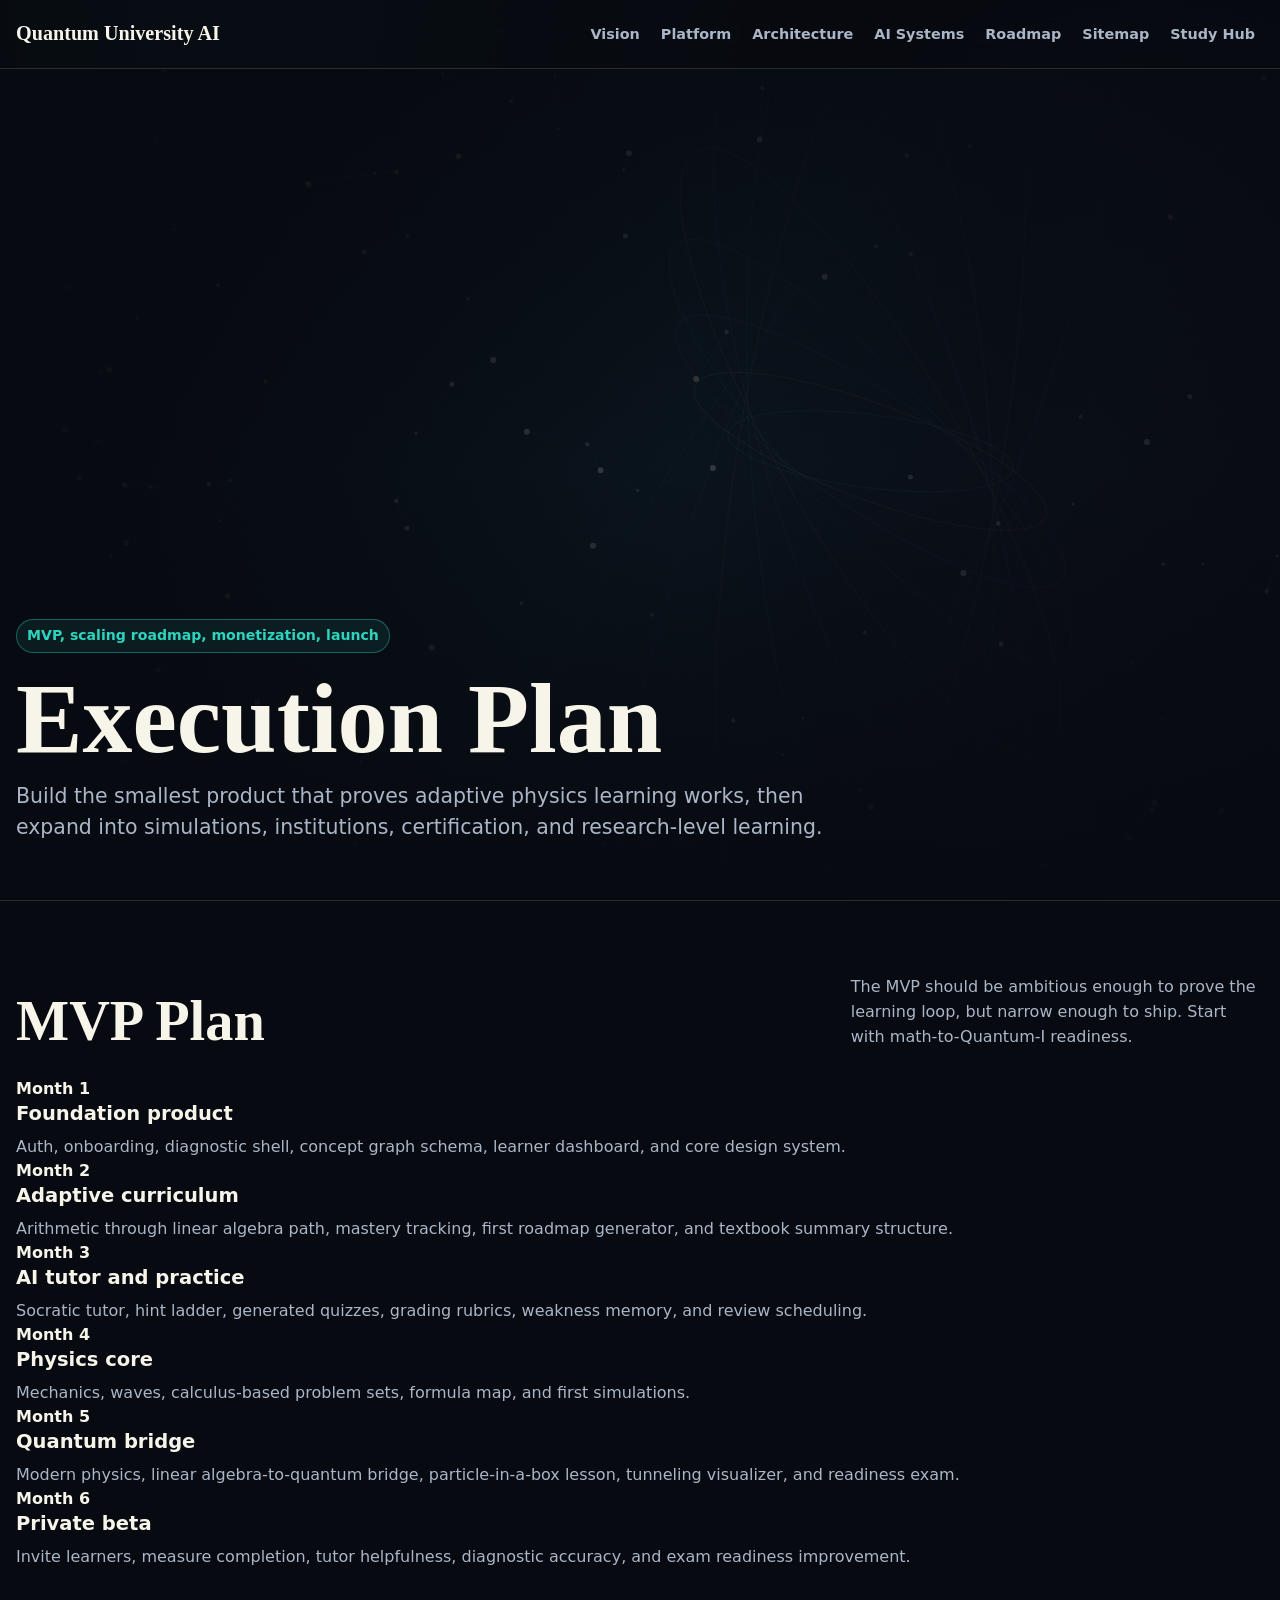
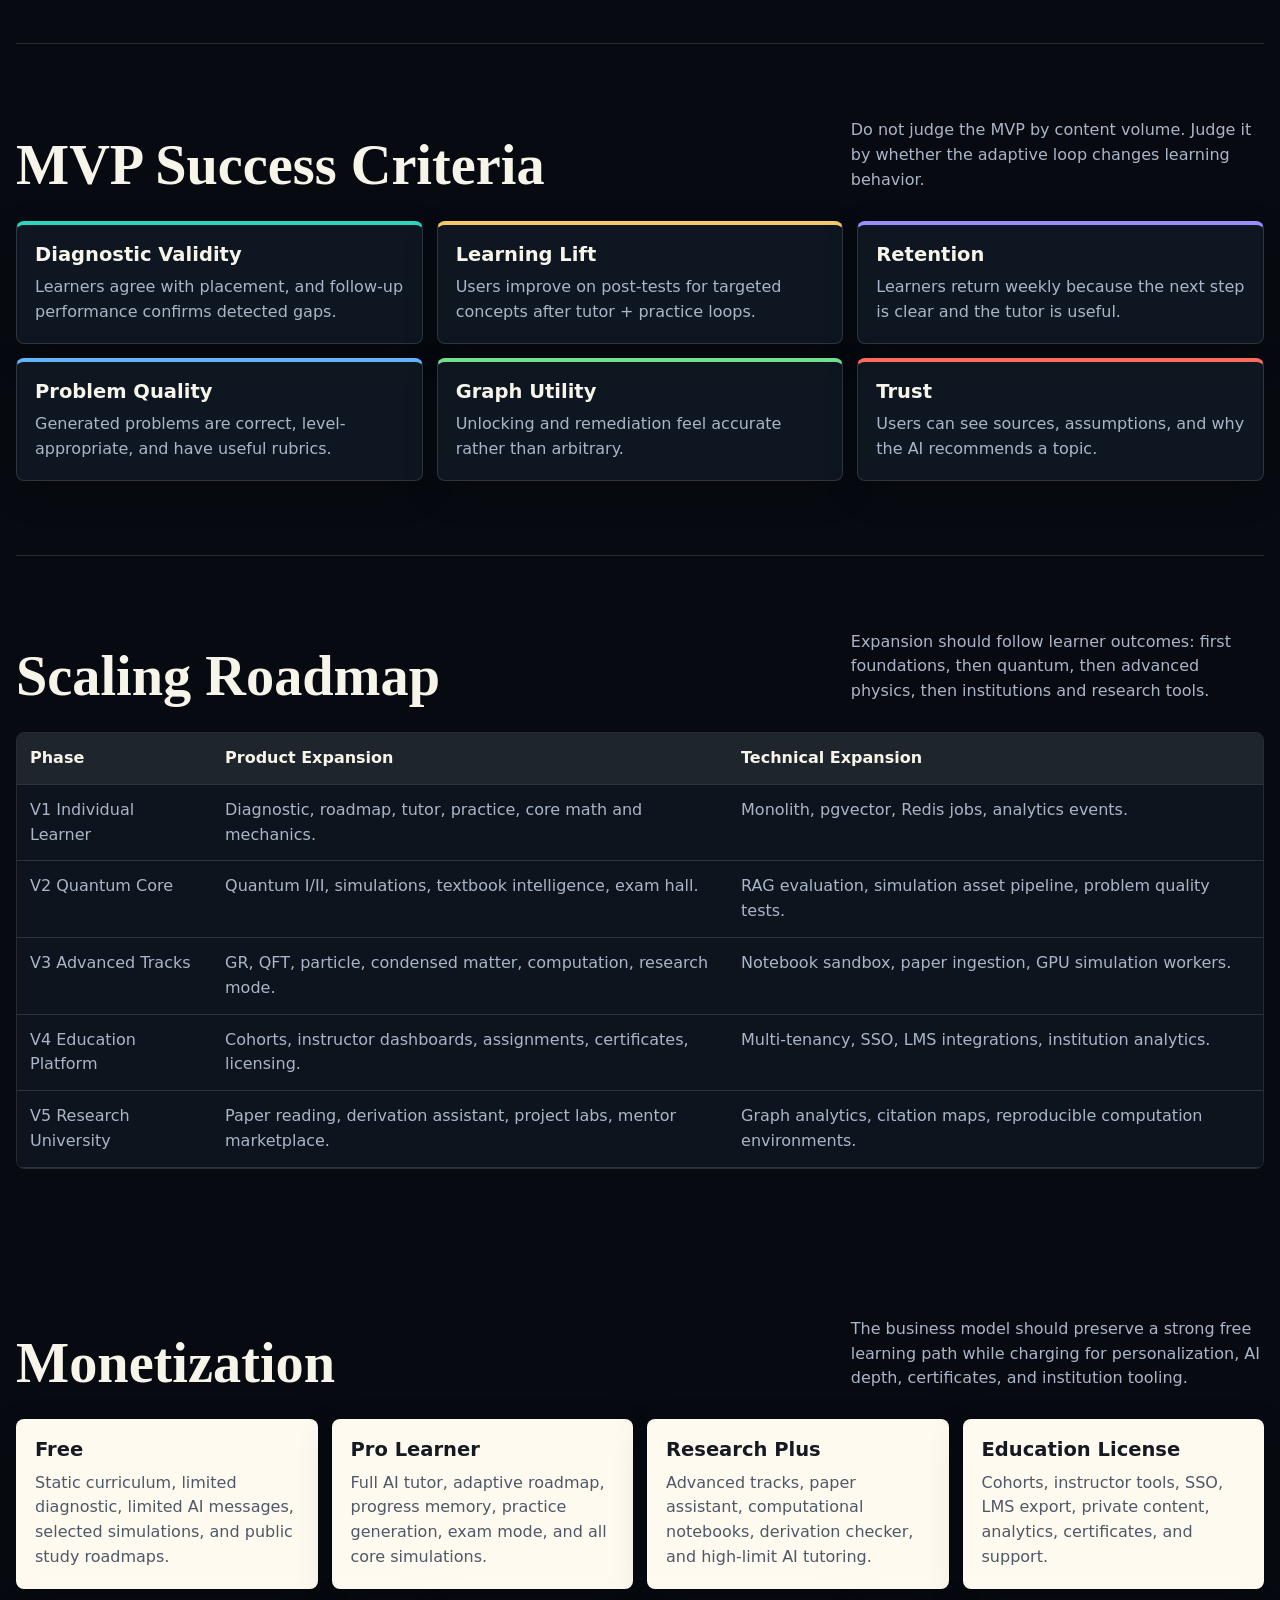
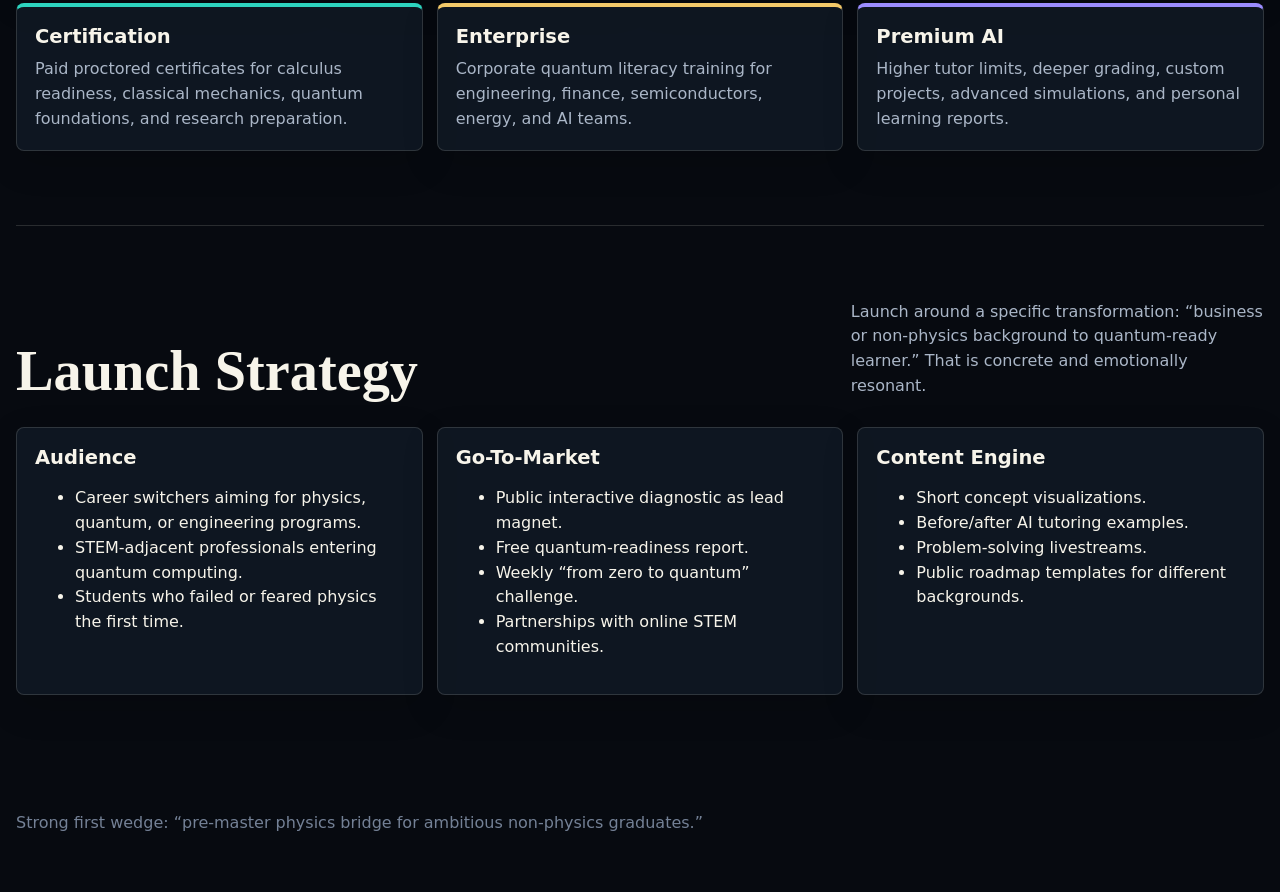
<file: roadmap.html>
<!doctype html>
<html lang="en">
<head>
  <meta charset="utf-8">
  <meta name="viewport" content="width=device-width, initial-scale=1">
  <title>Roadmap and Monetization | Quantum University AI</title>
  <link rel="stylesheet" href="assets/styles.css">
</head>
<body>
  <header class="site-header">
    <nav class="nav" aria-label="Main navigation">
      <a class="brand" href="index.html">Quantum University AI</a>
      <div class="nav-links">
        <a href="index.html">Vision</a>
        <a href="platform.html">Platform</a>
        <a href="architecture.html">Architecture</a>
        <a href="intelligence.html">AI Systems</a>
        <a class="active" href="roadmap.html">Roadmap</a>
        <a href="sitemap.html">Sitemap</a>
        <a href="quantum-curriculum.html">Study Hub</a>
      </div>
    </nav>
  </header>

  <main>
    <section class="hero small">
      <canvas class="field-canvas" aria-hidden="true"></canvas>
      <div class="hero-content">
        <span class="eyebrow">MVP, scaling roadmap, monetization, launch</span>
        <h1>Execution Plan</h1>
        <p class="hero-copy">Build the smallest product that proves adaptive physics learning works, then expand into simulations, institutions, certification, and research-level learning.</p>
      </div>
    </section>

    <section class="section" id="mvp">
      <div class="section-head">
        <h2>MVP Plan</h2>
        <p>The MVP should be ambitious enough to prove the learning loop, but narrow enough to ship. Start with math-to-Quantum-I readiness.</p>
      </div>
      <div class="timeline">
        <div class="timeline-item">
          <strong>Month 1</strong>
          <div>
            <h3>Foundation product</h3>
            <p>Auth, onboarding, diagnostic shell, concept graph schema, learner dashboard, and core design system.</p>
          </div>
        </div>
        <div class="timeline-item">
          <strong>Month 2</strong>
          <div>
            <h3>Adaptive curriculum</h3>
            <p>Arithmetic through linear algebra path, mastery tracking, first roadmap generator, and textbook summary structure.</p>
          </div>
        </div>
        <div class="timeline-item">
          <strong>Month 3</strong>
          <div>
            <h3>AI tutor and practice</h3>
            <p>Socratic tutor, hint ladder, generated quizzes, grading rubrics, weakness memory, and review scheduling.</p>
          </div>
        </div>
        <div class="timeline-item">
          <strong>Month 4</strong>
          <div>
            <h3>Physics core</h3>
            <p>Mechanics, waves, calculus-based problem sets, formula map, and first simulations.</p>
          </div>
        </div>
        <div class="timeline-item">
          <strong>Month 5</strong>
          <div>
            <h3>Quantum bridge</h3>
            <p>Modern physics, linear algebra-to-quantum bridge, particle-in-a-box lesson, tunneling visualizer, and readiness exam.</p>
          </div>
        </div>
        <div class="timeline-item">
          <strong>Month 6</strong>
          <div>
            <h3>Private beta</h3>
            <p>Invite learners, measure completion, tutor helpfulness, diagnostic accuracy, and exam readiness improvement.</p>
          </div>
        </div>
      </div>
    </section>

    <section class="section" id="acceptance">
      <div class="section-head">
        <h2>MVP Success Criteria</h2>
        <p>Do not judge the MVP by content volume. Judge it by whether the adaptive loop changes learning behavior.</p>
      </div>
      <div class="grid three">
        <article class="card accent-teal"><h3>Diagnostic Validity</h3><p>Learners agree with placement, and follow-up performance confirms detected gaps.</p></article>
        <article class="card accent-gold"><h3>Learning Lift</h3><p>Users improve on post-tests for targeted concepts after tutor + practice loops.</p></article>
        <article class="card accent-violet"><h3>Retention</h3><p>Learners return weekly because the next step is clear and the tutor is useful.</p></article>
        <article class="card accent-blue"><h3>Problem Quality</h3><p>Generated problems are correct, level-appropriate, and have useful rubrics.</p></article>
        <article class="card accent-green"><h3>Graph Utility</h3><p>Unlocking and remediation feel accurate rather than arbitrary.</p></article>
        <article class="card accent-red"><h3>Trust</h3><p>Users can see sources, assumptions, and why the AI recommends a topic.</p></article>
      </div>
    </section>

    <div class="panel-band">
      <section class="section" id="scale-roadmap">
        <div class="section-head">
          <h2>Scaling Roadmap</h2>
          <p>Expansion should follow learner outcomes: first foundations, then quantum, then advanced physics, then institutions and research tools.</p>
        </div>
        <div class="table-wrap">
          <table>
            <thead><tr><th>Phase</th><th>Product Expansion</th><th>Technical Expansion</th></tr></thead>
            <tbody>
              <tr><td>V1 Individual Learner</td><td>Diagnostic, roadmap, tutor, practice, core math and mechanics.</td><td>Monolith, pgvector, Redis jobs, analytics events.</td></tr>
              <tr><td>V2 Quantum Core</td><td>Quantum I/II, simulations, textbook intelligence, exam hall.</td><td>RAG evaluation, simulation asset pipeline, problem quality tests.</td></tr>
              <tr><td>V3 Advanced Tracks</td><td>GR, QFT, particle, condensed matter, computation, research mode.</td><td>Notebook sandbox, paper ingestion, GPU simulation workers.</td></tr>
              <tr><td>V4 Education Platform</td><td>Cohorts, instructor dashboards, assignments, certificates, licensing.</td><td>Multi-tenancy, SSO, LMS integrations, institution analytics.</td></tr>
              <tr><td>V5 Research University</td><td>Paper reading, derivation assistant, project labs, mentor marketplace.</td><td>Graph analytics, citation maps, reproducible computation environments.</td></tr>
            </tbody>
          </table>
        </div>
      </section>
    </div>

    <section class="section" id="monetization">
      <div class="section-head">
        <h2>Monetization</h2>
        <p>The business model should preserve a strong free learning path while charging for personalization, AI depth, certificates, and institution tooling.</p>
      </div>
      <div class="grid four">
        <article class="card light">
          <h3>Free</h3>
          <p>Static curriculum, limited diagnostic, limited AI messages, selected simulations, and public study roadmaps.</p>
        </article>
        <article class="card light">
          <h3>Pro Learner</h3>
          <p>Full AI tutor, adaptive roadmap, progress memory, practice generation, exam mode, and all core simulations.</p>
        </article>
        <article class="card light">
          <h3>Research Plus</h3>
          <p>Advanced tracks, paper assistant, computational notebooks, derivation checker, and high-limit AI tutoring.</p>
        </article>
        <article class="card light">
          <h3>Education License</h3>
          <p>Cohorts, instructor tools, SSO, LMS export, private content, analytics, certificates, and support.</p>
        </article>
      </div>
      <div class="grid three" style="margin-top:14px">
        <article class="card accent-teal"><h3>Certification</h3><p>Paid proctored certificates for calculus readiness, classical mechanics, quantum foundations, and research preparation.</p></article>
        <article class="card accent-gold"><h3>Enterprise</h3><p>Corporate quantum literacy training for engineering, finance, semiconductors, energy, and AI teams.</p></article>
        <article class="card accent-violet"><h3>Premium AI</h3><p>Higher tutor limits, deeper grading, custom projects, advanced simulations, and personal learning reports.</p></article>
      </div>
    </section>

    <section class="section" id="launch">
      <div class="section-head">
        <h2>Launch Strategy</h2>
        <p>Launch around a specific transformation: “business or non-physics background to quantum-ready learner.” That is concrete and emotionally resonant.</p>
      </div>
      <div class="grid three">
        <article class="card">
          <h3>Audience</h3>
          <ul class="feature-list">
            <li>Career switchers aiming for physics, quantum, or engineering programs.</li>
            <li>STEM-adjacent professionals entering quantum computing.</li>
            <li>Students who failed or feared physics the first time.</li>
          </ul>
        </article>
        <article class="card">
          <h3>Go-To-Market</h3>
          <ul class="feature-list">
            <li>Public interactive diagnostic as lead magnet.</li>
            <li>Free quantum-readiness report.</li>
            <li>Weekly “from zero to quantum” challenge.</li>
            <li>Partnerships with online STEM communities.</li>
          </ul>
        </article>
        <article class="card">
          <h3>Content Engine</h3>
          <ul class="feature-list">
            <li>Short concept visualizations.</li>
            <li>Before/after AI tutoring examples.</li>
            <li>Problem-solving livestreams.</li>
            <li>Public roadmap templates for different backgrounds.</li>
          </ul>
        </article>
      </div>
    </section>
  </main>

  <footer class="footer">
    Strong first wedge: “pre-master physics bridge for ambitious non-physics graduates.”
  </footer>
  <script src="assets/app.js"></script>
</body>
</html>
</file>
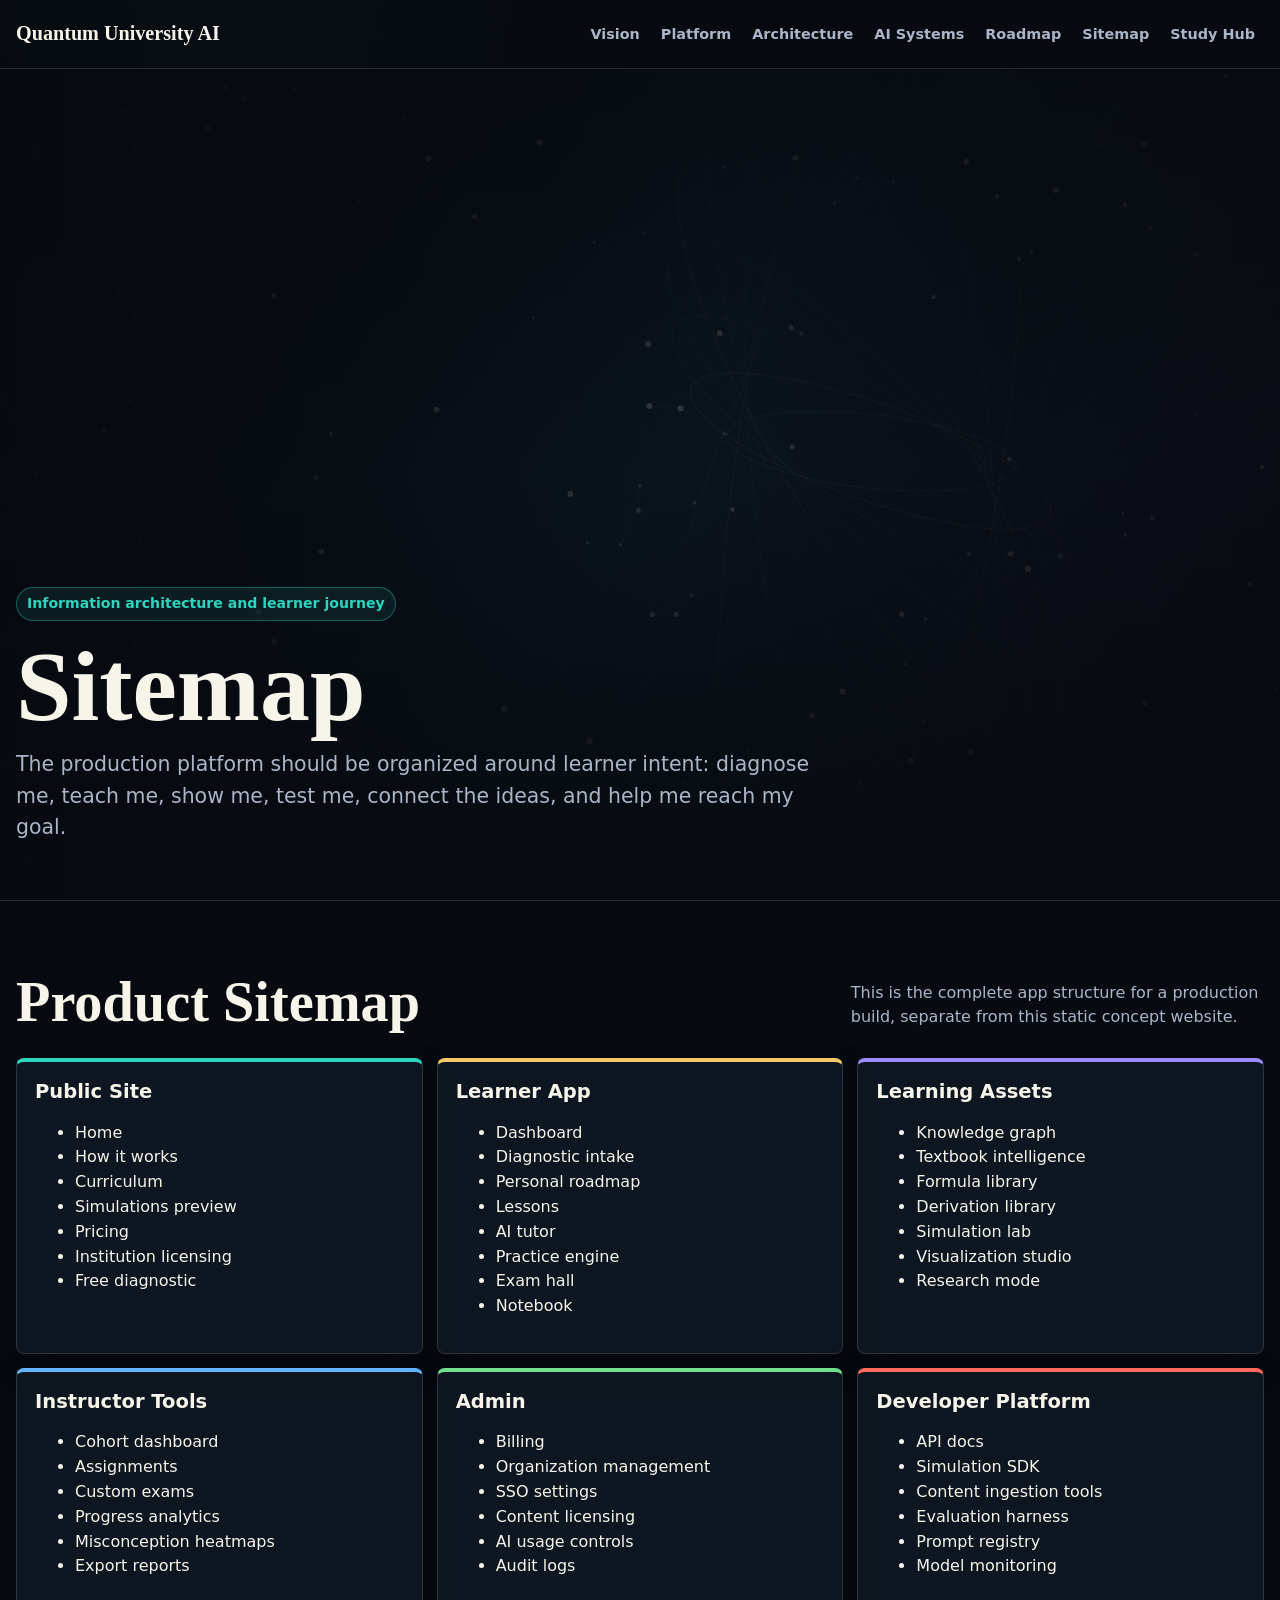
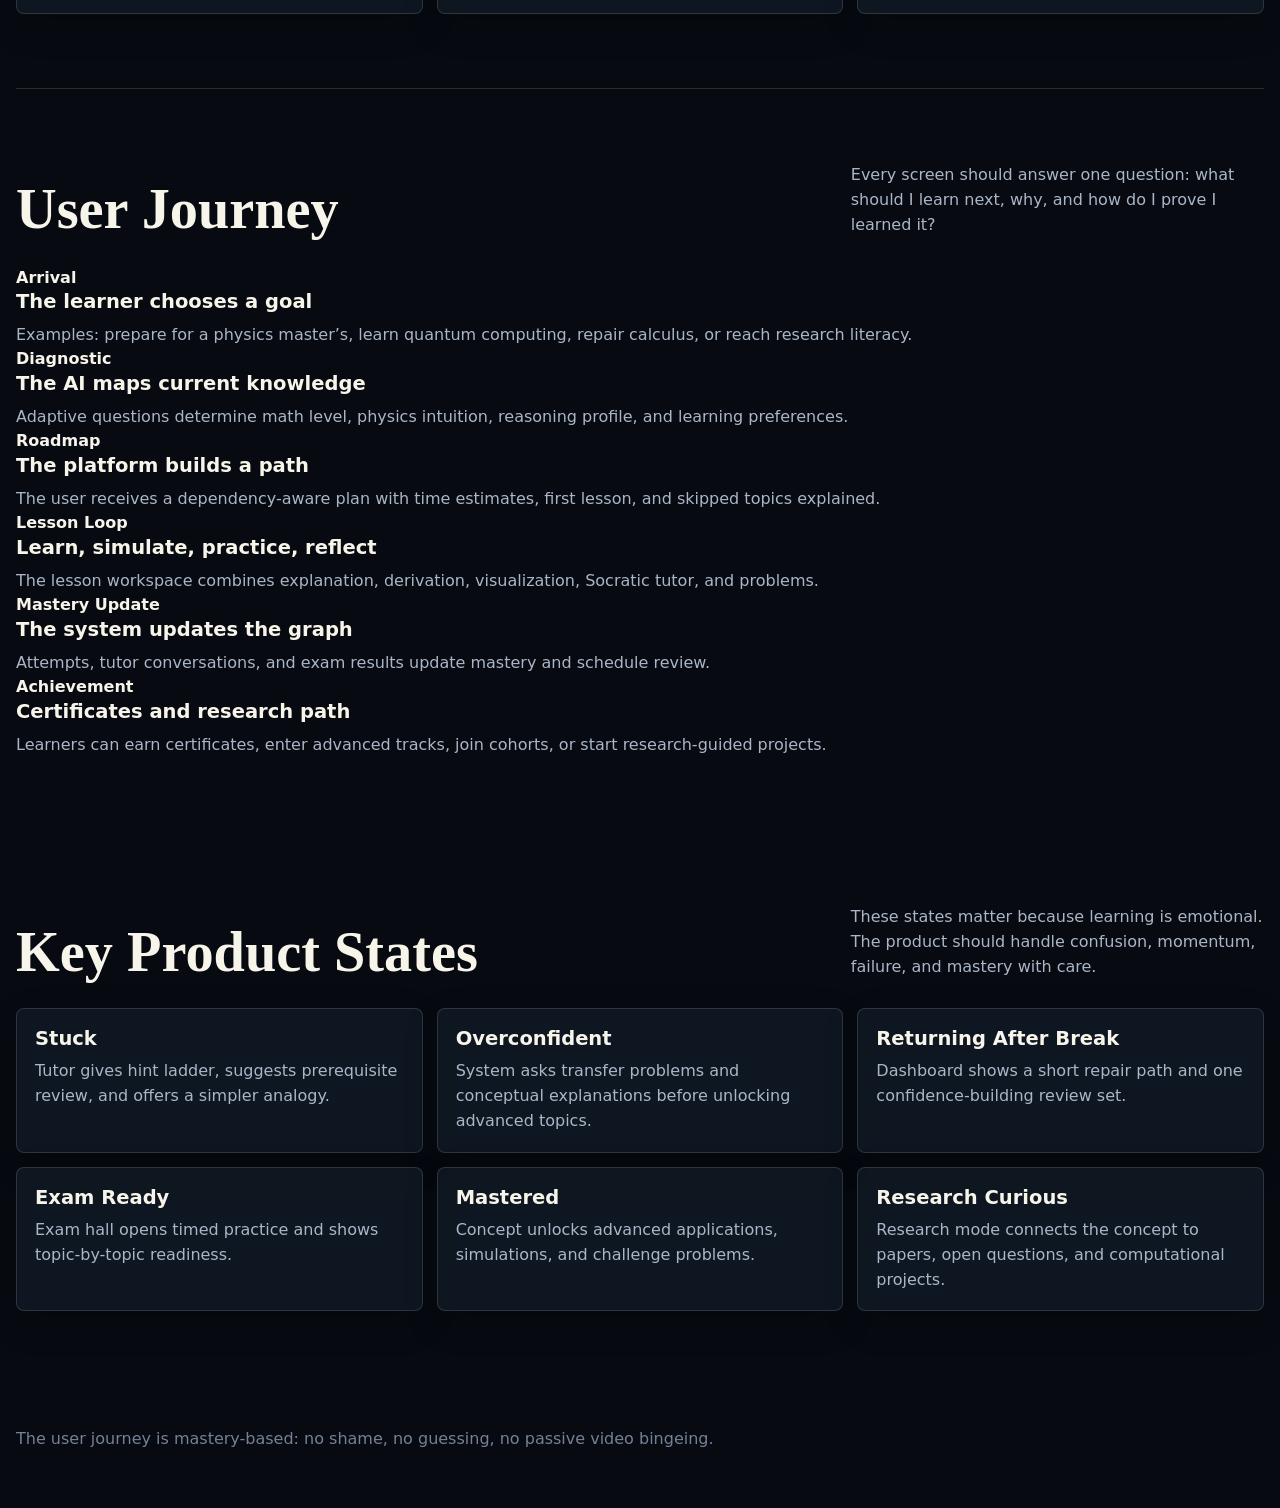
<file: sitemap.html>
<!doctype html>
<html lang="en">
<head>
  <meta charset="utf-8">
  <meta name="viewport" content="width=device-width, initial-scale=1">
  <title>Sitemap and User Journey | Quantum University AI</title>
  <link rel="stylesheet" href="assets/styles.css">
</head>
<body>
  <header class="site-header">
    <nav class="nav" aria-label="Main navigation">
      <a class="brand" href="index.html">Quantum University AI</a>
      <div class="nav-links">
        <a href="index.html">Vision</a>
        <a href="platform.html">Platform</a>
        <a href="architecture.html">Architecture</a>
        <a href="intelligence.html">AI Systems</a>
        <a href="roadmap.html">Roadmap</a>
        <a class="active" href="sitemap.html">Sitemap</a>
        <a href="quantum-curriculum.html">Study Hub</a>
      </div>
    </nav>
  </header>

  <main>
    <section class="hero small">
      <canvas class="field-canvas" aria-hidden="true"></canvas>
      <div class="hero-content">
        <span class="eyebrow">Information architecture and learner journey</span>
        <h1>Sitemap</h1>
        <p class="hero-copy">The production platform should be organized around learner intent: diagnose me, teach me, show me, test me, connect the ideas, and help me reach my goal.</p>
      </div>
    </section>

    <section class="section" id="sitemap">
      <div class="section-head">
        <h2>Product Sitemap</h2>
        <p>This is the complete app structure for a production build, separate from this static concept website.</p>
      </div>
      <div class="grid three">
        <article class="card accent-teal">
          <h3>Public Site</h3>
          <ul class="feature-list">
            <li>Home</li>
            <li>How it works</li>
            <li>Curriculum</li>
            <li>Simulations preview</li>
            <li>Pricing</li>
            <li>Institution licensing</li>
            <li>Free diagnostic</li>
          </ul>
        </article>
        <article class="card accent-gold">
          <h3>Learner App</h3>
          <ul class="feature-list">
            <li>Dashboard</li>
            <li>Diagnostic intake</li>
            <li>Personal roadmap</li>
            <li>Lessons</li>
            <li>AI tutor</li>
            <li>Practice engine</li>
            <li>Exam hall</li>
            <li>Notebook</li>
          </ul>
        </article>
        <article class="card accent-violet">
          <h3>Learning Assets</h3>
          <ul class="feature-list">
            <li>Knowledge graph</li>
            <li>Textbook intelligence</li>
            <li>Formula library</li>
            <li>Derivation library</li>
            <li>Simulation lab</li>
            <li>Visualization studio</li>
            <li>Research mode</li>
          </ul>
        </article>
        <article class="card accent-blue">
          <h3>Instructor Tools</h3>
          <ul class="feature-list">
            <li>Cohort dashboard</li>
            <li>Assignments</li>
            <li>Custom exams</li>
            <li>Progress analytics</li>
            <li>Misconception heatmaps</li>
            <li>Export reports</li>
          </ul>
        </article>
        <article class="card accent-green">
          <h3>Admin</h3>
          <ul class="feature-list">
            <li>Billing</li>
            <li>Organization management</li>
            <li>SSO settings</li>
            <li>Content licensing</li>
            <li>AI usage controls</li>
            <li>Audit logs</li>
          </ul>
        </article>
        <article class="card accent-red">
          <h3>Developer Platform</h3>
          <ul class="feature-list">
            <li>API docs</li>
            <li>Simulation SDK</li>
            <li>Content ingestion tools</li>
            <li>Evaluation harness</li>
            <li>Prompt registry</li>
            <li>Model monitoring</li>
          </ul>
        </article>
      </div>
    </section>

    <div class="panel-band">
      <section class="section" id="journey">
        <div class="section-head">
          <h2>User Journey</h2>
          <p>Every screen should answer one question: what should I learn next, why, and how do I prove I learned it?</p>
        </div>
        <div class="timeline">
          <div class="timeline-item">
            <strong>Arrival</strong>
            <div>
              <h3>The learner chooses a goal</h3>
              <p>Examples: prepare for a physics master’s, learn quantum computing, repair calculus, or reach research literacy.</p>
            </div>
          </div>
          <div class="timeline-item">
            <strong>Diagnostic</strong>
            <div>
              <h3>The AI maps current knowledge</h3>
              <p>Adaptive questions determine math level, physics intuition, reasoning profile, and learning preferences.</p>
            </div>
          </div>
          <div class="timeline-item">
            <strong>Roadmap</strong>
            <div>
              <h3>The platform builds a path</h3>
              <p>The user receives a dependency-aware plan with time estimates, first lesson, and skipped topics explained.</p>
            </div>
          </div>
          <div class="timeline-item">
            <strong>Lesson Loop</strong>
            <div>
              <h3>Learn, simulate, practice, reflect</h3>
              <p>The lesson workspace combines explanation, derivation, visualization, Socratic tutor, and problems.</p>
            </div>
          </div>
          <div class="timeline-item">
            <strong>Mastery Update</strong>
            <div>
              <h3>The system updates the graph</h3>
              <p>Attempts, tutor conversations, and exam results update mastery and schedule review.</p>
            </div>
          </div>
          <div class="timeline-item">
            <strong>Achievement</strong>
            <div>
              <h3>Certificates and research path</h3>
              <p>Learners can earn certificates, enter advanced tracks, join cohorts, or start research-guided projects.</p>
            </div>
          </div>
        </div>
      </section>
    </div>

    <section class="section" id="states">
      <div class="section-head">
        <h2>Key Product States</h2>
        <p>These states matter because learning is emotional. The product should handle confusion, momentum, failure, and mastery with care.</p>
      </div>
      <div class="grid three">
        <article class="card"><h3>Stuck</h3><p>Tutor gives hint ladder, suggests prerequisite review, and offers a simpler analogy.</p></article>
        <article class="card"><h3>Overconfident</h3><p>System asks transfer problems and conceptual explanations before unlocking advanced topics.</p></article>
        <article class="card"><h3>Returning After Break</h3><p>Dashboard shows a short repair path and one confidence-building review set.</p></article>
        <article class="card"><h3>Exam Ready</h3><p>Exam hall opens timed practice and shows topic-by-topic readiness.</p></article>
        <article class="card"><h3>Mastered</h3><p>Concept unlocks advanced applications, simulations, and challenge problems.</p></article>
        <article class="card"><h3>Research Curious</h3><p>Research mode connects the concept to papers, open questions, and computational projects.</p></article>
      </div>
    </section>
  </main>

  <footer class="footer">
    The user journey is mastery-based: no shame, no guessing, no passive video bingeing.
  </footer>
  <script src="assets/app.js"></script>
</body>
</html>
</file>
<file: assets/styles.css>
:root {
  color-scheme: dark;
  --bg: #070a10;
  --panel: #101824;
  --panel-2: #152131;
  --panel-3: #1b293b;
  --ink: #f7f4ea;
  --muted: #aab6c7;
  --dim: #748196;
  --line: rgba(247, 244, 234, .14);
  --teal: #2dd4bf;
  --blue: #63b3ff;
  --violet: #9b8cff;
  --gold: #f3c969;
  --red: #ff6b5a;
  --green: #72df8f;
  --paper: #fffaf0;
  --dark: #151922;
  --radius: 8px;
  --shadow: 0 24px 80px rgba(0, 0, 0, .34);
}

* { box-sizing: border-box; }
html { scroll-behavior: smooth; }
body {
  margin: 0;
  font-family: Inter, ui-sans-serif, system-ui, -apple-system, BlinkMacSystemFont, "Segoe UI", sans-serif;
  background:
    radial-gradient(circle at 20% 0%, rgba(45, 212, 191, .16), transparent 34rem),
    radial-gradient(circle at 90% 10%, rgba(155, 140, 255, .14), transparent 32rem),
    var(--bg);
  color: var(--ink);
  line-height: 1.55;
}
body.modal-open { overflow: hidden; }
a { color: var(--teal); font-weight: 760; text-decoration: none; }
a:hover { text-decoration: underline; }
button, input, select, textarea { font: inherit; }

.site-header {
  position: sticky;
  top: 0;
  z-index: 80;
  border-bottom: 1px solid var(--line);
  background: rgba(7, 10, 16, .86);
  backdrop-filter: blur(14px);
}
.nav {
  width: min(1280px, calc(100% - 32px));
  margin: 0 auto;
  min-height: 68px;
  display: flex;
  align-items: center;
  justify-content: space-between;
  gap: 18px;
}
.brand {
  font-family: Georgia, "Times New Roman", serif;
  color: var(--ink);
  font-size: 1.26rem;
  font-weight: 850;
  white-space: nowrap;
}
.nav-links {
  display: flex;
  justify-content: flex-end;
  flex-wrap: wrap;
  gap: 3px;
}
.nav-links a {
  color: var(--muted);
  border-radius: var(--radius);
  padding: 8px 9px;
  font-size: .9rem;
}
.nav-links a:hover {
  color: var(--ink);
  background: rgba(247, 244, 234, .08);
  text-decoration: none;
}

.hero {
  position: relative;
  min-height: calc(100vh - 68px);
  display: grid;
  align-items: end;
  overflow: hidden;
  border-bottom: 1px solid var(--line);
}
.field-canvas {
  position: absolute;
  inset: 0;
  width: 100%;
  height: 100%;
}
.hero::after {
  content: "";
  position: absolute;
  inset: 0;
  background:
    linear-gradient(90deg, rgba(7, 10, 16, .98), rgba(7, 10, 16, .58) 54%, rgba(7, 10, 16, .82)),
    linear-gradient(0deg, rgba(7, 10, 16, 1), rgba(7, 10, 16, .12) 52%, rgba(7, 10, 16, .72));
}
.hero-content {
  position: relative;
  z-index: 1;
  width: min(1280px, calc(100% - 32px));
  margin: 0 auto;
  padding: 78px 0 56px;
}
.eyebrow {
  display: inline-flex;
  align-items: center;
  min-height: 30px;
  padding: 5px 10px;
  border: 1px solid rgba(45, 212, 191, .38);
  border-radius: 999px;
  color: var(--teal);
  background: rgba(45, 212, 191, .09);
  font-weight: 850;
  font-size: .88rem;
}
h1, h2, h3, h4 { letter-spacing: 0; }
h1 {
  max-width: 1040px;
  margin: 22px 0 18px;
  font-family: Georgia, "Times New Roman", serif;
  font-size: clamp(3.2rem, 7.8vw, 8rem);
  line-height: .88;
}
h2 {
  margin: 0;
  font-family: Georgia, "Times New Roman", serif;
  font-size: clamp(2rem, 4.4vw, 4.8rem);
  line-height: .98;
}
h3 {
  margin: 0 0 8px;
  font-size: 1.22rem;
  line-height: 1.25;
}
h4 { margin: 0 0 8px; font-size: 1rem; }
p { color: var(--muted); margin: 0; }
.hero-copy {
  width: min(820px, 100%);
  font-size: clamp(1.04rem, 1.7vw, 1.28rem);
}
.actions {
  display: flex;
  flex-wrap: wrap;
  gap: 10px;
  margin-top: 26px;
}
.button {
  min-height: 46px;
  display: inline-flex;
  align-items: center;
  justify-content: center;
  gap: 8px;
  border: 1px solid transparent;
  border-radius: var(--radius);
  padding: 11px 14px;
  background: var(--ink);
  color: var(--dark);
  font-weight: 880;
  cursor: pointer;
  text-align: center;
}
.button.secondary {
  color: var(--ink);
  background: rgba(247, 244, 234, .08);
  border-color: var(--line);
}
.button.ghost {
  color: var(--teal);
  background: rgba(45, 212, 191, .08);
  border-color: rgba(45, 212, 191, .25);
}
.button:hover { transform: translateY(-1px); text-decoration: none; }

.section {
  width: min(1280px, calc(100% - 32px));
  margin: 0 auto;
  padding: 74px 0;
  border-bottom: 1px solid var(--line);
}
.section:last-of-type { border-bottom: 0; }
.section-head {
  display: grid;
  grid-template-columns: minmax(0, .82fr) minmax(280px, .42fr);
  gap: 28px;
  align-items: end;
  margin-bottom: 28px;
}
.grid { display: grid; gap: 14px; }
.grid.two { grid-template-columns: repeat(2, minmax(0, 1fr)); }
.grid.three { grid-template-columns: repeat(3, minmax(0, 1fr)); }
.grid.four { grid-template-columns: repeat(4, minmax(0, 1fr)); }
.card {
  min-width: 0;
  border: 1px solid var(--line);
  border-radius: var(--radius);
  background: rgba(16, 24, 36, .88);
  box-shadow: 0 12px 36px rgba(0, 0, 0, .16);
  padding: 18px;
}
.card.light {
  color: var(--dark);
  background: var(--paper);
}
.card.light p, .card.light li { color: #4d5868; }
.accent-teal { border-top: 4px solid var(--teal); }
.accent-blue { border-top: 4px solid var(--blue); }
.accent-violet { border-top: 4px solid var(--violet); }
.accent-gold { border-top: 4px solid var(--gold); }
.accent-red { border-top: 4px solid var(--red); }
.accent-green { border-top: 4px solid var(--green); }
.tag-row { display: flex; flex-wrap: wrap; gap: 7px; margin-top: 12px; }
.tag {
  min-height: 27px;
  display: inline-flex;
  align-items: center;
  padding: 4px 9px;
  border: 1px solid var(--line);
  border-radius: 999px;
  background: rgba(247, 244, 234, .08);
  color: var(--ink);
  font-size: .82rem;
  font-weight: 780;
}
.list { margin: 10px 0 0; padding-left: 18px; color: var(--muted); }
.list li + li { margin-top: 7px; }

.dashboard {
  display: grid;
  grid-template-columns: minmax(0, .9fr) minmax(320px, .55fr);
  gap: 14px;
}
.profile-panel {
  background: linear-gradient(145deg, rgba(45, 212, 191, .14), rgba(155, 140, 255, .12)), rgba(16, 24, 36, .9);
}
.progressbar {
  height: 12px;
  border: 1px solid var(--line);
  border-radius: 999px;
  overflow: hidden;
  background: rgba(247, 244, 234, .08);
  margin-top: 12px;
}
.progressfill {
  height: 100%;
  width: 0;
  background: linear-gradient(90deg, var(--teal), var(--gold), var(--red));
  transition: width .2s ease;
}
.roadmap-list {
  display: grid;
  gap: 9px;
  margin-top: 14px;
}
.roadmap-step {
  display: grid;
  grid-template-columns: 38px minmax(0, 1fr);
  gap: 10px;
  align-items: start;
  padding: 12px;
  border: 1px solid var(--line);
  border-radius: var(--radius);
  background: rgba(247, 244, 234, .05);
}
.roadmap-step span {
  width: 34px;
  aspect-ratio: 1;
  display: grid;
  place-items: center;
  border-radius: var(--radius);
  background: var(--teal);
  color: #03100e;
  font-weight: 900;
}

.learning-path {
  display: grid;
  gap: 12px;
  position: relative;
}
.learning-path::before {
  content: "";
  position: absolute;
  left: 26px;
  top: 16px;
  bottom: 16px;
  width: 2px;
  background: linear-gradient(var(--teal), var(--gold), var(--violet), var(--red));
  opacity: .55;
}
.learning-step {
  position: relative;
  display: grid;
  grid-template-columns: 54px minmax(0, 1fr);
  gap: 14px;
  align-items: stretch;
}
.step-number {
  width: 54px;
  aspect-ratio: 1;
  display: grid;
  place-items: center;
  border: 1px solid rgba(247, 244, 234, .22);
  border-radius: 50%;
  background: #0e1622;
  color: var(--ink);
  font-weight: 950;
  box-shadow: 0 0 0 7px rgba(7, 10, 16, .9);
  z-index: 1;
}
.step-body {
  display: grid;
  gap: 10px;
}
.step-body .mini-row {
  display: grid;
  grid-template-columns: repeat(3, minmax(0, 1fr));
  gap: 10px;
}
.mini-panel {
  border: 1px solid var(--line);
  border-radius: var(--radius);
  background: rgba(247, 244, 234, .05);
  padding: 11px;
}
.mini-panel strong {
  display: block;
  margin-bottom: 4px;
  color: var(--ink);
}
.lesson-action-row {
  display: flex;
  flex-wrap: wrap;
  gap: 9px;
  margin-top: 4px;
}

.curriculum-grid {
  display: grid;
  grid-template-columns: repeat(4, minmax(0, 1fr));
  gap: 12px;
}
.concept-card {
  min-height: 165px;
  cursor: pointer;
  position: relative;
}
.concept-card.locked { opacity: .52; }
.concept-card.mastered { border-color: rgba(114, 223, 143, .62); }
.concept-card.learning { border-color: rgba(243, 201, 105, .62); }
.concept-card::after {
  content: attr(data-state);
  position: absolute;
  right: 12px;
  bottom: 12px;
  color: var(--dim);
  font-size: .78rem;
  font-weight: 850;
  text-transform: uppercase;
}
.concept-card .card-action {
  display: inline-flex;
  margin-top: 14px;
  color: var(--teal);
  font-weight: 880;
}

.lesson-grid {
  display: grid;
  grid-template-columns: repeat(2, minmax(0, 1fr));
  gap: 12px;
}
.lesson-panel {
  border: 1px solid var(--line);
  border-radius: var(--radius);
  background: rgba(247, 244, 234, .05);
  padding: 14px;
}
.lesson-panel.full { grid-column: 1 / -1; }
.lesson-panel ul, .lesson-panel ol {
  margin: 8px 0 0;
  padding-left: 20px;
  color: var(--muted);
}
.lesson-panel li + li { margin-top: 6px; }
.formula-list {
  display: grid;
  gap: 10px;
  margin-top: 8px;
}
.formula-card {
  border: 1px solid rgba(99, 179, 255, .24);
  border-radius: var(--radius);
  background: rgba(99, 179, 255, .07);
  padding: 12px;
}
.formula-card code {
  display: inline-block;
  margin-bottom: 6px;
  color: var(--ink);
  background: rgba(7, 10, 16, .7);
  border: 1px solid var(--line);
  border-radius: 6px;
  padding: 3px 6px;
}
.book-list {
  display: grid;
  gap: 10px;
  margin-top: 8px;
}
.book-spotlight {
  border-color: rgba(243, 201, 105, .45);
  background: linear-gradient(145deg, rgba(243, 201, 105, .12), rgba(45, 212, 191, .06)), rgba(247, 244, 234, .05);
}
.book-spotlight .book-list {
  grid-template-columns: repeat(3, minmax(0, 1fr));
}
.book-item {
  border: 1px solid rgba(243, 201, 105, .24);
  border-radius: var(--radius);
  background: rgba(243, 201, 105, .07);
  padding: 12px;
}
.book-kicker {
  color: var(--gold);
  font-size: .76rem;
  font-weight: 900;
  letter-spacing: 0;
  text-transform: uppercase;
  margin-bottom: 5px;
}
.book-item h4 {
  margin-bottom: 4px;
}
.example-box {
  border-left: 4px solid var(--teal);
  padding-left: 12px;
}
.lesson-player {
  grid-column: 1 / -1;
  display: grid;
  gap: 14px;
  border: 1px solid rgba(45, 212, 191, .42);
  border-radius: var(--radius);
  background:
    linear-gradient(145deg, rgba(45, 212, 191, .12), rgba(155, 140, 255, .07)),
    rgba(7, 10, 16, .5);
  padding: 16px;
}
.lesson-player-head {
  display: grid;
  grid-template-columns: minmax(0, 1fr) auto;
  gap: 12px;
  align-items: start;
}
.lesson-progress {
  min-width: 58px;
  text-align: center;
  border: 1px solid rgba(45, 212, 191, .36);
  border-radius: var(--radius);
  color: var(--teal);
  background: rgba(45, 212, 191, .08);
  padding: 7px 9px;
  font-weight: 900;
}
.lesson-tabs {
  display: grid;
  grid-template-columns: repeat(6, minmax(0, 1fr));
  gap: 7px;
}
.lesson-tab {
  min-height: 42px;
  border: 1px solid var(--line);
  border-radius: var(--radius);
  background: rgba(247, 244, 234, .06);
  color: var(--muted);
  cursor: pointer;
  font-weight: 850;
  padding: 8px;
}
.lesson-tab.active {
  color: #03100e;
  border-color: var(--teal);
  background: var(--teal);
}
.lesson-slides {
  border: 1px solid var(--line);
  border-radius: var(--radius);
  background: rgba(7, 10, 16, .42);
  padding: 14px;
}
.lesson-slide { display: none; }
.lesson-slide.active {
  display: grid;
  gap: 12px;
}
.inline-note,
.worked-example,
.mini-test {
  border: 1px solid var(--line);
  border-radius: var(--radius);
  background: rgba(247, 244, 234, .05);
  padding: 12px;
}
.inline-note + .inline-note { margin-top: 8px; }
.worked-example ol { margin-top: 8px; }
.mini-test-list {
  display: grid;
  gap: 9px;
}
.mini-test summary {
  cursor: pointer;
  color: var(--ink);
  font-weight: 850;
}
.mini-test textarea {
  margin-top: 10px;
  min-height: 90px;
}
.lesson-nav {
  display: flex;
  justify-content: space-between;
  gap: 10px;
}
.lesson-nav .button:disabled {
  opacity: .45;
  cursor: not-allowed;
  transform: none;
}
.chapter-plan {
  border-color: rgba(45, 212, 191, .38);
  background: linear-gradient(145deg, rgba(45, 212, 191, .09), rgba(99, 179, 255, .05)), rgba(247, 244, 234, .04);
}
.chapter-plan-list {
  display: grid;
  gap: 10px;
  margin-top: 12px;
}
.deep-chapter {
  border: 1px solid var(--line);
  border-radius: var(--radius);
  overflow: hidden;
  background: rgba(7, 10, 16, .38);
}
.deep-chapter summary {
  display: grid;
  grid-template-columns: auto minmax(0, 1fr);
  gap: 4px 10px;
  align-items: baseline;
  cursor: pointer;
  padding: 13px;
  list-style: none;
}
.deep-chapter summary::-webkit-details-marker { display: none; }
.deep-chapter summary span {
  color: var(--teal);
  font-size: .78rem;
  font-weight: 900;
  text-transform: uppercase;
}
.deep-chapter summary strong { color: var(--ink); }
.deep-chapter summary em {
  grid-column: 2;
  color: var(--muted);
  font-style: normal;
  font-size: .9rem;
}
.deep-chapter-body {
  display: grid;
  gap: 14px;
  padding: 0 13px 13px;
}
.chapter-columns {
  display: grid;
  grid-template-columns: repeat(2, minmax(0, 1fr));
  gap: 14px;
}
.check-list {
  display: grid;
  gap: 7px;
  margin: 8px 0 12px;
}
.check-row {
  display: grid;
  grid-template-columns: auto minmax(0, 1fr);
  gap: 8px;
  align-items: start;
  color: var(--muted);
}
.check-row input { margin-top: 4px; }
.resource-list {
  display: flex;
  flex-wrap: wrap;
  gap: 8px;
  margin-top: 8px;
}
.resource-link {
  display: inline-flex;
  align-items: center;
  min-height: 31px;
  padding: 5px 9px;
  border: 1px solid rgba(45, 212, 191, .28);
  border-radius: var(--radius);
  background: rgba(45, 212, 191, .08);
  color: var(--teal);
  font-size: .86rem;
  font-weight: 850;
}

.guide-shell {
  width: min(1180px, calc(100% - 32px));
  margin: 0 auto;
  padding: 54px 0 80px;
}
.guide-hero {
  padding: 56px 0 28px;
}
.guide-controls {
  display: flex;
  flex-wrap: wrap;
  gap: 10px;
  margin-top: 20px;
}
.guide-root {
  display: grid;
  gap: 18px;
}
.guide-subject {
  scroll-margin-top: 90px;
}
.guide-subject > .card {
  display: grid;
  gap: 16px;
}
.guide-chapter {
  border: 1px solid var(--line);
  border-radius: var(--radius);
  background: rgba(247, 244, 234, .04);
  padding: 15px;
}
.guide-chapter + .guide-chapter { margin-top: 12px; }
.guide-meta {
  color: var(--gold);
  font-weight: 850;
  margin-bottom: 8px;
}

.workspace {
  display: grid;
  grid-template-columns: minmax(300px, .45fr) minmax(0, 1fr);
  gap: 14px;
}
.control-stack { display: grid; gap: 10px; }
.field {
  display: grid;
  gap: 6px;
}
.field label {
  color: var(--muted);
  font-size: .88rem;
  font-weight: 800;
}
select, input[type="range"], textarea, input[type="text"] {
  width: 100%;
  border: 1px solid var(--line);
  border-radius: var(--radius);
  background: rgba(7, 10, 16, .72);
  color: var(--ink);
  padding: 10px;
}
textarea { min-height: 116px; resize: vertical; }
.chat-log {
  min-height: 360px;
  max-height: 560px;
  overflow: auto;
  display: grid;
  align-content: start;
  gap: 10px;
  padding: 12px;
  border: 1px solid var(--line);
  border-radius: var(--radius);
  background: rgba(7, 10, 16, .42);
}
.message {
  max-width: 88%;
  padding: 11px 12px;
  border-radius: var(--radius);
  background: rgba(247, 244, 234, .08);
}
.message.user {
  justify-self: end;
  background: rgba(45, 212, 191, .13);
  border: 1px solid rgba(45, 212, 191, .25);
}
.message.ai {
  justify-self: start;
  border: 1px solid var(--line);
}

.textbook-grid {
  display: grid;
  grid-template-columns: repeat(3, minmax(0, 1fr));
  gap: 14px;
}
.chapter {
  margin-top: 12px;
  border: 1px solid var(--line);
  border-radius: var(--radius);
  overflow: hidden;
}
.chapter summary {
  cursor: pointer;
  padding: 12px;
  font-weight: 850;
  list-style: none;
}
.chapter summary::-webkit-details-marker { display: none; }
.chapter-body {
  padding: 0 12px 12px;
}

.lab {
  display: grid;
  grid-template-columns: minmax(300px, .42fr) minmax(0, 1fr);
  gap: 14px;
}
.canvas-panel {
  min-height: 430px;
  border: 1px solid var(--line);
  border-radius: var(--radius);
  background: #03060a;
  overflow: hidden;
}
.canvas-panel canvas {
  width: 100%;
  height: 100%;
  display: block;
}
.practice-question {
  min-height: 190px;
  display: grid;
  align-content: start;
  gap: 12px;
}
.answer-box {
  display: none;
  padding: 12px;
  border-radius: var(--radius);
  border: 1px solid rgba(114, 223, 143, .25);
  background: rgba(114, 223, 143, .08);
}
.answer-box.show { display: block; }

.graph-wrap {
  display: grid;
  grid-template-columns: minmax(0, 1fr) minmax(290px, .36fr);
  gap: 14px;
}
.knowledge-graph {
  min-height: 520px;
  position: relative;
  overflow: hidden;
}
.knowledge-graph svg {
  position: absolute;
  inset: 0;
  width: 100%;
  height: 100%;
}
.kg-node {
  position: absolute;
  width: 132px;
  min-height: 58px;
  display: grid;
  place-items: center;
  text-align: center;
  padding: 8px;
  border: 1px solid var(--line);
  border-radius: var(--radius);
  background: rgba(247, 244, 234, .08);
  color: var(--ink);
  font-weight: 850;
  cursor: pointer;
}
.kg-node.locked { opacity: .4; }
.kg-node.mastered { border-color: var(--green); }
.kg-node.learning { border-color: var(--gold); }

.table-wrap {
  overflow-x: auto;
  border: 1px solid var(--line);
  border-radius: var(--radius);
}
table {
  width: 100%;
  min-width: 760px;
  border-collapse: collapse;
  background: rgba(16, 24, 36, .72);
}
th, td {
  padding: 13px;
  border-bottom: 1px solid var(--line);
  text-align: left;
  vertical-align: top;
}
th { color: var(--ink); background: rgba(247, 244, 234, .07); }
td { color: var(--muted); }
pre {
  margin: 0;
  white-space: pre-wrap;
  border: 1px solid var(--line);
  border-radius: var(--radius);
  background: #03060a;
  color: #e8fbff;
  padding: 14px;
  overflow-x: auto;
}
code { font-family: "SFMono-Regular", Consolas, monospace; }

.modal {
  position: fixed;
  inset: 0;
  z-index: 100;
  display: none;
  align-items: center;
  justify-content: center;
  padding: 18px;
  background: rgba(0, 0, 0, .68);
  backdrop-filter: blur(10px);
}
.modal[aria-hidden="false"] { display: flex; }
.modal-dialog {
  width: min(920px, 100%);
  max-height: min(88vh, 920px);
  overflow: auto;
  border: 1px solid var(--line);
  border-radius: var(--radius);
  background: #0e1622;
  box-shadow: var(--shadow);
}
.modal-dialog.wide { width: min(1080px, 100%); }
.modal-head {
  position: sticky;
  top: 0;
  z-index: 1;
  display: grid;
  grid-template-columns: minmax(0, 1fr) auto;
  gap: 12px;
  align-items: start;
  padding: 18px;
  border-bottom: 1px solid var(--line);
  background: rgba(14, 22, 34, .96);
  backdrop-filter: blur(10px);
}
.modal-body { padding: 18px; display: grid; gap: 16px; }
.close-button {
  width: 42px;
  aspect-ratio: 1;
  border: 1px solid var(--line);
  border-radius: var(--radius);
  background: var(--ink);
  color: var(--dark);
  cursor: pointer;
  font-weight: 900;
}
.question-card {
  display: grid;
  gap: 14px;
}
.choice-grid {
  display: grid;
  gap: 9px;
}
.choice {
  text-align: left;
  border: 1px solid var(--line);
  border-radius: var(--radius);
  padding: 12px;
  background: rgba(247, 244, 234, .06);
  color: var(--ink);
  cursor: pointer;
}
.choice:hover { border-color: var(--teal); }
.choice.selected {
  background: rgba(45, 212, 191, .14);
  border-color: var(--teal);
}
.diagnostic-progress {
  display: grid;
  gap: 8px;
}
.result-panel {
  display: none;
}
.result-panel.show { display: grid; gap: 12px; }

.footer {
  width: min(1280px, calc(100% - 32px));
  margin: 0 auto;
  padding: 42px 0 56px;
  color: var(--dim);
}

@media (max-width: 1050px) {
  .section-head, .dashboard, .workspace, .lab, .graph-wrap,
  .grid.two, .grid.three, .grid.four,
  .curriculum-grid, .textbook-grid, .lesson-grid,
  .book-spotlight .book-list,
  .step-body .mini-row,
  .lesson-tabs,
  .lesson-player-head,
  .chapter-columns {
    grid-template-columns: 1fr;
  }
  .nav { align-items: flex-start; flex-direction: column; padding: 12px 0; }
  .nav-links { justify-content: flex-start; }
  .hero { min-height: 720px; }
}
@media (max-width: 640px) {
  .nav, .section, .hero-content, .footer { width: min(100% - 22px, 1280px); }
  h1 { font-size: clamp(3rem, 15vw, 5rem); }
  .kg-node { position: static; width: auto; margin: 8px 0; }
  .knowledge-graph svg { display: none; }
  .canvas-panel { min-height: 330px; }
  .learning-path::before { left: 20px; }
  .learning-step { grid-template-columns: 42px minmax(0, 1fr); gap: 11px; }
  .step-number { width: 42px; }
}

@media print {
  .site-header, .guide-controls, .button, .footer { display: none !important; }
  body {
    background: #fff;
    color: #111;
  }
  p, li, td { color: #222; }
  .card, .guide-chapter, .lesson-panel {
    box-shadow: none;
    background: #fff;
    border-color: #ccc;
  }
  a { color: #0645ad; }
}
</file>
